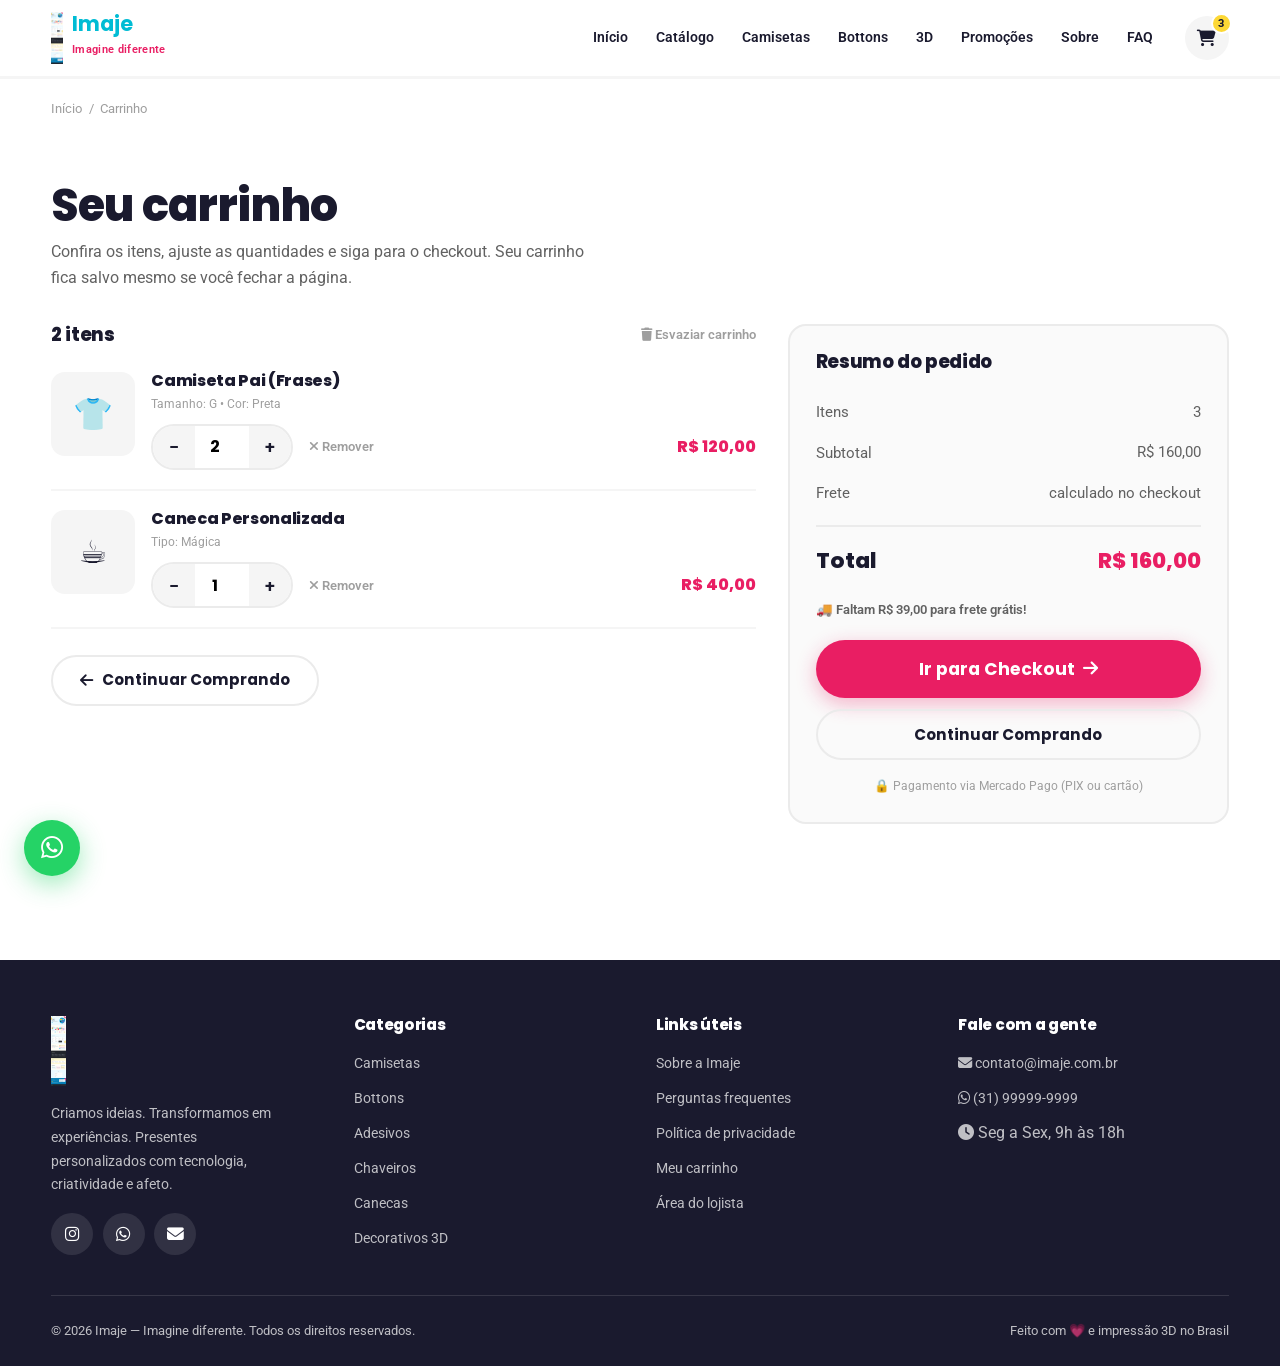
<file: carrinho.html>
<!DOCTYPE html>
<html lang="pt-BR">
<head>
<meta charset="UTF-8">
<meta name="viewport" content="width=device-width, initial-scale=1.0">
<title>Carrinho — Imaje | Imagine diferente</title>
<meta name="description" content="Seu carrinho de compras na Imaje.">
<link rel="icon" href="images/logo-imaje.png">
<link rel="preconnect" href="https://fonts.googleapis.com">
<link rel="preconnect" href="https://fonts.gstatic.com" crossorigin>
<link href="https://fonts.googleapis.com/css2?family=Poppins:wght@600;700;800;900&family=Roboto:wght@400;500;700&display=swap" rel="stylesheet">
<link rel="stylesheet" href="https://cdn.jsdelivr.net/npm/@fortawesome/fontawesome-free@6.4.0/css/all.min.css">
<link rel="stylesheet" href="css/style.css">
</head>
<body>

<header class="site-header">
  <div class="container header-inner">
    <a href="index.html" class="brand" aria-label="Imaje — página inicial">
      <img src="images/logo-imaje.png" alt="Logo Imaje">
      <span class="brand-text"><strong>Imaje</strong><span>Imagine diferente</span></span>
    </a>
    <nav class="main-nav" id="main-nav" aria-label="Navegação principal">
      <ul class="nav-list">
        <li><a href="index.html">Início</a></li>
        <li><a href="produtos.html">Catálogo</a></li>
        <li><a href="produtos.html?cat=Camisetas">Camisetas</a></li>
        <li><a href="produtos.html?cat=Bottons">Bottons</a></li>
        <li><a href="produtos.html?cat=Decorativos%203D">3D</a></li>
        <li><a href="produtos.html?cat=Promo%C3%A7%C3%B5es">Promoções</a></li>
        <li><a href="sobre.html">Sobre</a></li>
        <li><a href="faq.html">FAQ</a></li>
      </ul>
    </nav>
    <div class="header-actions">
      <a href="carrinho.html" class="icon-btn" aria-label="Ver carrinho">
        <i class="fa-solid fa-cart-shopping"></i>
        <span class="cart-count" data-cart-count>0</span>
      </a>
      <button class="icon-btn menu-toggle" id="menu-toggle" aria-label="Abrir menu" aria-expanded="false" aria-controls="main-nav">
        <i class="fa-solid fa-bars"></i>
      </button>
    </div>
  </div>
</header>

<main id="main-content">
  <div class="container">
    <nav class="breadcrumb" aria-label="Você está aqui">
      <a href="index.html">Início</a> <span>/</span> <span>Carrinho</span>
    </nav>
    <header class="page-head">
      <h1>Seu carrinho</h1>
      <p>Confira os itens, ajuste as quantidades e siga para o checkout. Seu carrinho fica salvo mesmo se você fechar a página.</p>
    </header>
  </div>

  <section class="section" style="padding-top:1rem" id="cart-section">
    <div class="container">
      <div class="cart-layout" id="cart-layout">
        <div id="cart-items">
          <div class="loading"><div class="spinner"></div>Carregando carrinho…</div>
        </div>
        <aside class="summary-box" id="cart-summary" aria-label="Resumo do pedido"></aside>
      </div>
    </div>
  </section>
</main>

<footer class="site-footer">
  <div class="container">
    <div class="footer-grid">
      <div class="footer-brand">
        <img src="images/logo-imaje.png" alt="Logo Imaje">
        <p>Criamos ideias. Transformamos em experiências. Presentes personalizados com tecnologia, criatividade e afeto.</p>
        <div class="social-row">
          <a href="https://instagram.com/imaje" class="social-btn" target="_blank" rel="noopener" aria-label="Instagram da Imaje"><i class="fa-brands fa-instagram"></i></a>
          <a href="#" data-wa-link class="social-btn wa" target="_blank" rel="noopener" aria-label="WhatsApp da Imaje"><i class="fa-brands fa-whatsapp"></i></a>
          <a href="mailto:contato@imaje.com.br" class="social-btn" aria-label="Enviar e-mail"><i class="fa-solid fa-envelope"></i></a>
        </div>
      </div>
      <div class="footer-col">
        <h4>Categorias</h4>
        <ul>
          <li><a href="produtos.html?cat=Camisetas">Camisetas</a></li>
          <li><a href="produtos.html?cat=Bottons">Bottons</a></li>
          <li><a href="produtos.html?cat=Adesivos">Adesivos</a></li>
          <li><a href="produtos.html?cat=Chaveiros">Chaveiros</a></li>
          <li><a href="produtos.html?cat=Canecas">Canecas</a></li>
          <li><a href="produtos.html?cat=Decorativos%203D">Decorativos 3D</a></li>
        </ul>
      </div>
      <div class="footer-col">
        <h4>Links úteis</h4>
        <ul>
          <li><a href="sobre.html">Sobre a Imaje</a></li>
          <li><a href="faq.html">Perguntas frequentes</a></li>
          <li><a href="privacidade.html">Política de privacidade</a></li>
          <li><a href="carrinho.html">Meu carrinho</a></li>
          <li><a href="admin.html">Área do lojista</a></li>
        </ul>
      </div>
      <div class="footer-col">
        <h4>Fale com a gente</h4>
        <ul>
          <li><a href="mailto:contato@imaje.com.br"><i class="fa-solid fa-envelope"></i> contato@imaje.com.br</a></li>
          <li><a href="#" data-wa-link target="_blank" rel="noopener"><i class="fa-brands fa-whatsapp"></i> (31) 99999-9999</a></li>
          <li><span><i class="fa-solid fa-clock"></i> Seg a Sex, 9h às 18h</span></li>
        </ul>
      </div>
    </div>
    <div class="footer-bottom">
      <span>© <span data-year>2026</span> Imaje — Imagine diferente. Todos os direitos reservados.</span>
      <span>Feito com 💗 e impressão 3D no Brasil</span>
    </div>
  </div>
</footer>

<a href="#" data-wa-link class="wa-float" target="_blank" rel="noopener" aria-label="Falar no WhatsApp"><i class="fa-brands fa-whatsapp"></i></a>

<script src="js/store.js"></script>
<script src="js/main.js"></script>
<script src="js/cart.js"></script>
</body>
</html>
</file>
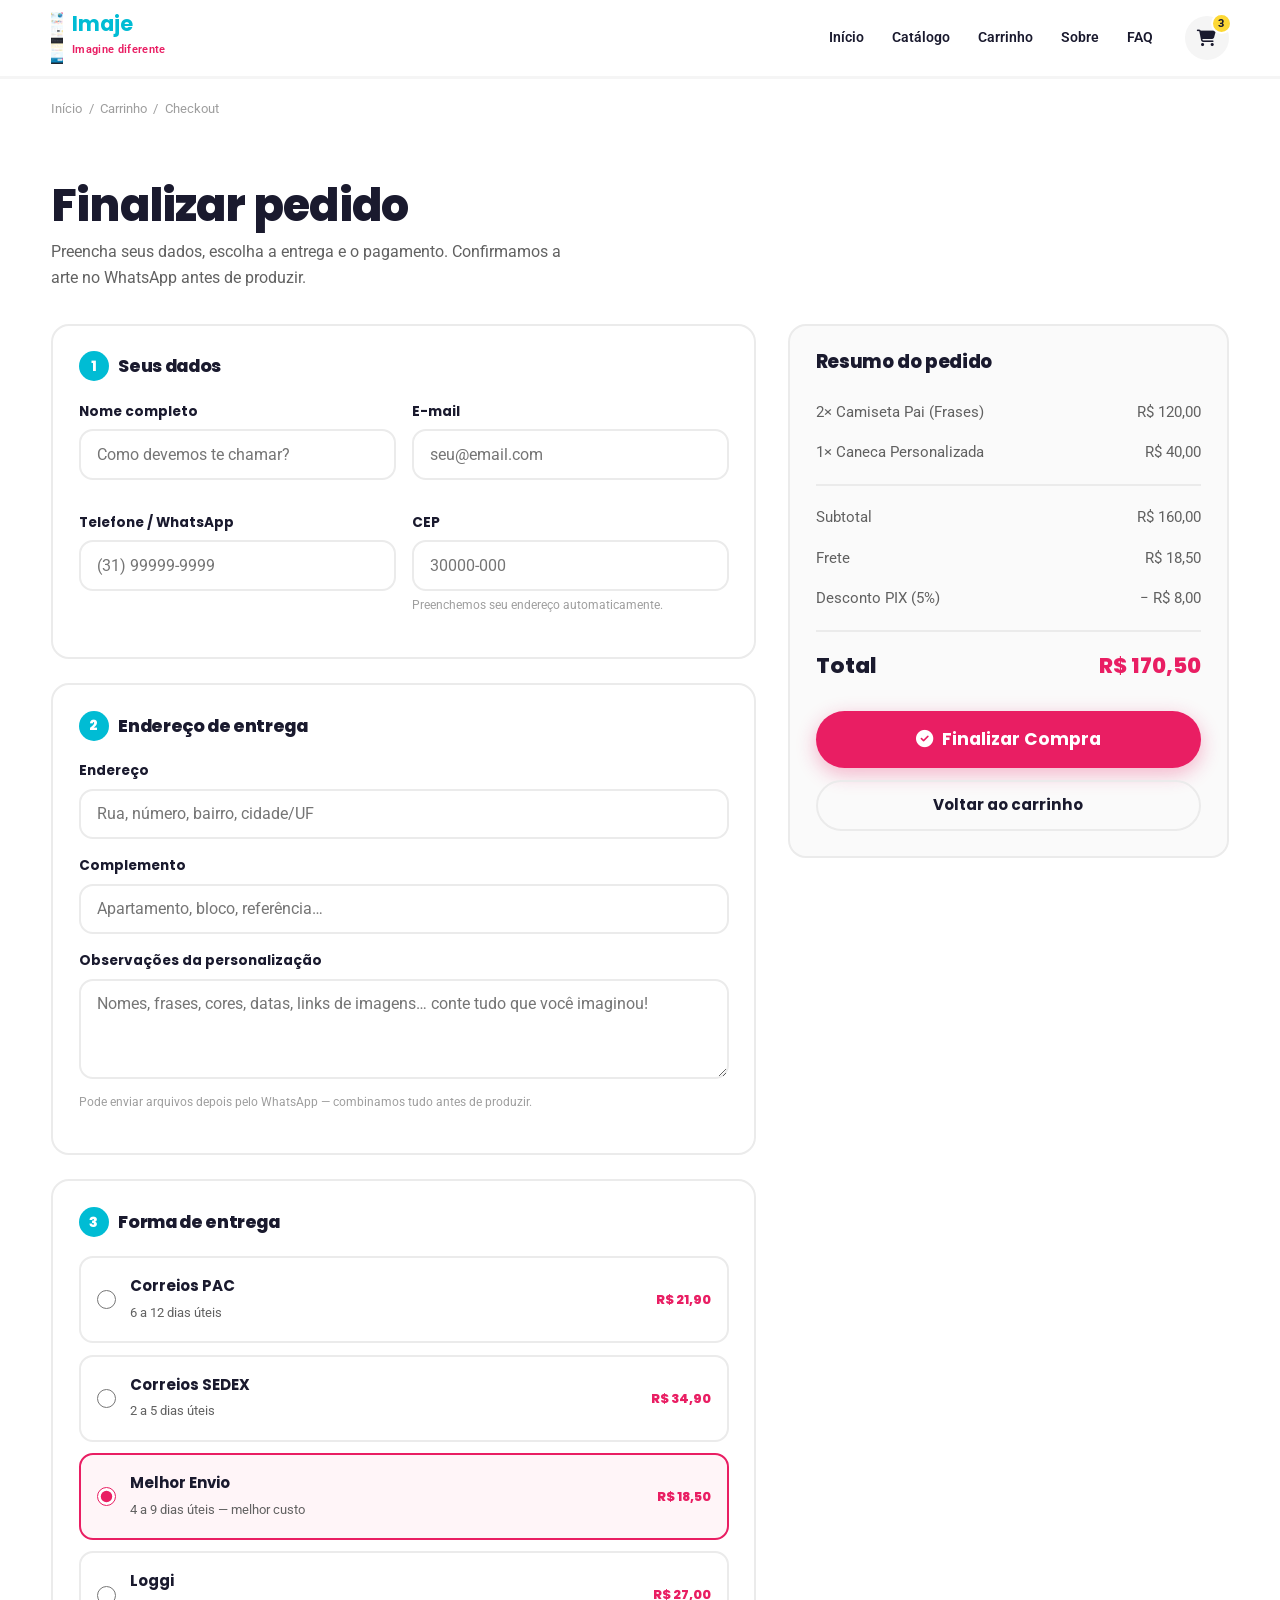
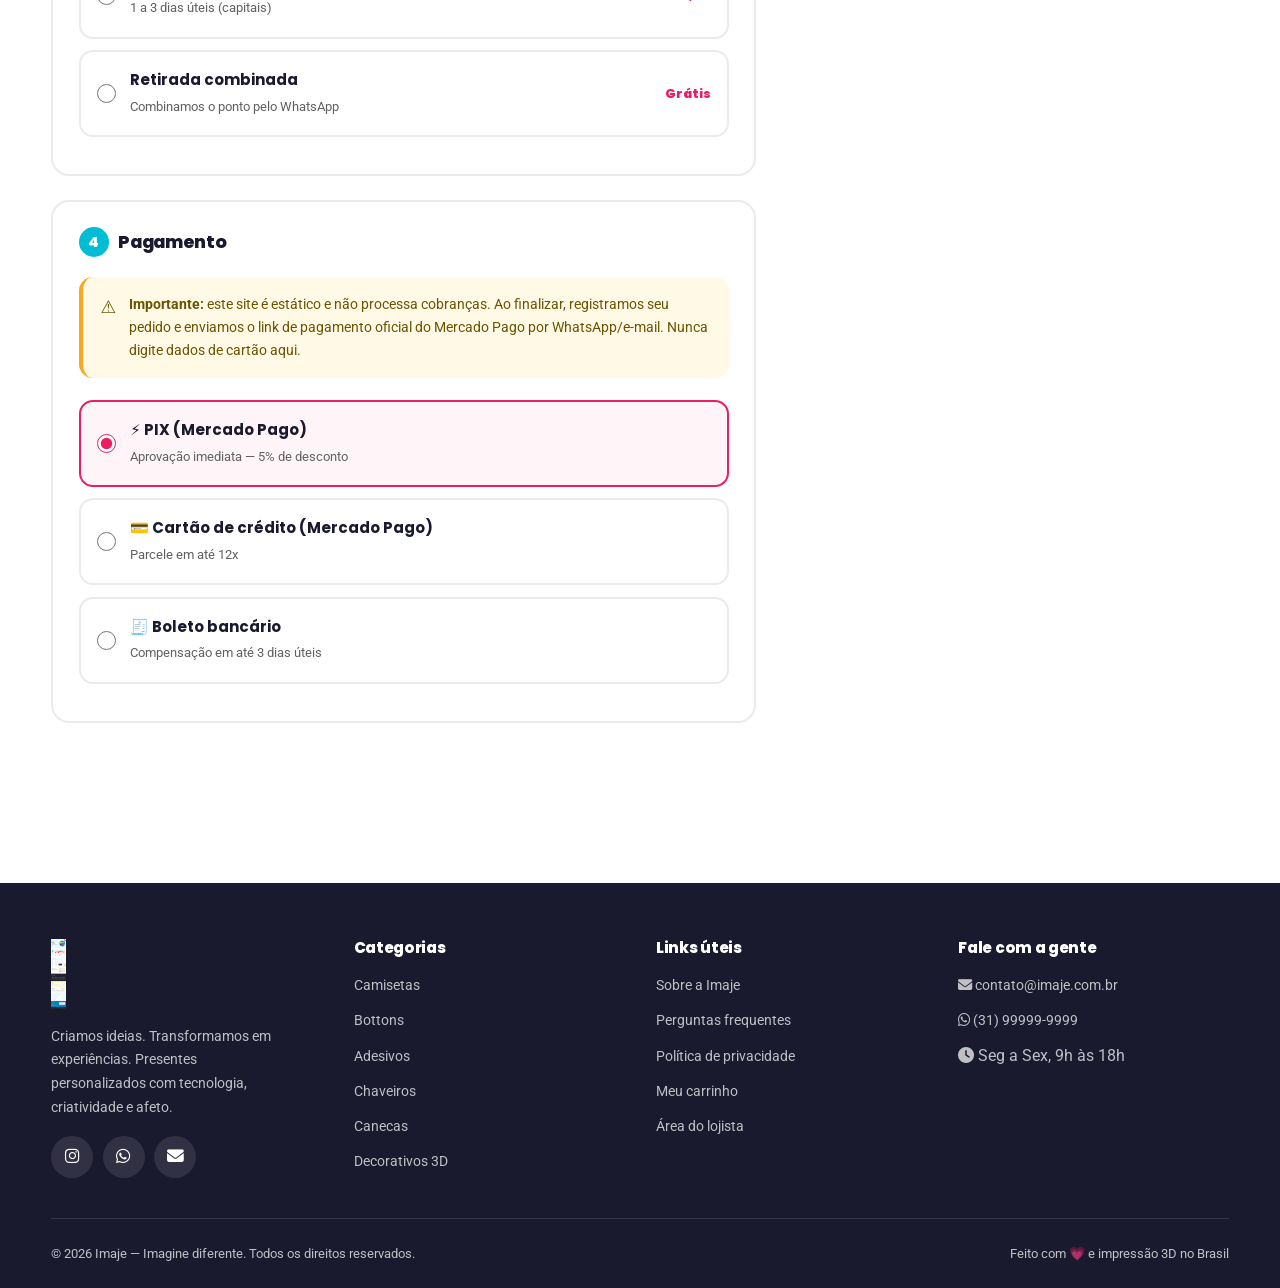
<file: checkout.html>
<!DOCTYPE html>
<html lang="pt-BR">
<head>
<meta charset="UTF-8">
<meta name="viewport" content="width=device-width, initial-scale=1.0">
<title>Checkout — Imaje | Imagine diferente</title>
<meta name="description" content="Finalize seu pedido personalizado na Imaje.">
<link rel="icon" href="images/logo-imaje.png">
<link rel="preconnect" href="https://fonts.googleapis.com">
<link rel="preconnect" href="https://fonts.gstatic.com" crossorigin>
<link href="https://fonts.googleapis.com/css2?family=Poppins:wght@600;700;800;900&family=Roboto:wght@400;500;700&display=swap" rel="stylesheet">
<link rel="stylesheet" href="https://cdn.jsdelivr.net/npm/@fortawesome/fontawesome-free@6.4.0/css/all.min.css">
<link rel="stylesheet" href="css/style.css">
</head>
<body>

<header class="site-header">
  <div class="container header-inner">
    <a href="index.html" class="brand" aria-label="Imaje — página inicial">
      <img src="images/logo-imaje.png" alt="Logo Imaje">
      <span class="brand-text"><strong>Imaje</strong><span>Imagine diferente</span></span>
    </a>
    <nav class="main-nav" id="main-nav" aria-label="Navegação principal">
      <ul class="nav-list">
        <li><a href="index.html">Início</a></li>
        <li><a href="produtos.html">Catálogo</a></li>
        <li><a href="carrinho.html">Carrinho</a></li>
        <li><a href="sobre.html">Sobre</a></li>
        <li><a href="faq.html">FAQ</a></li>
      </ul>
    </nav>
    <div class="header-actions">
      <a href="carrinho.html" class="icon-btn" aria-label="Ver carrinho">
        <i class="fa-solid fa-cart-shopping"></i>
        <span class="cart-count" data-cart-count>0</span>
      </a>
      <button class="icon-btn menu-toggle" id="menu-toggle" aria-label="Abrir menu" aria-expanded="false" aria-controls="main-nav">
        <i class="fa-solid fa-bars"></i>
      </button>
    </div>
  </div>
</header>

<main id="main-content">
  <div class="container">
    <nav class="breadcrumb" aria-label="Você está aqui">
      <a href="index.html">Início</a> <span>/</span> <a href="carrinho.html">Carrinho</a> <span>/</span> <span>Checkout</span>
    </nav>
    <header class="page-head">
      <h1>Finalizar pedido</h1>
      <p>Preencha seus dados, escolha a entrega e o pagamento. Confirmamos a arte no WhatsApp antes de produzir.</p>
    </header>
  </div>

  <section class="section" style="padding-top:1rem" id="checkout-section">
    <div class="container">
      <div id="checkout-empty" hidden>
        <div class="empty-state">
          <div class="e-ic">🛒</div>
          <h3>Seu carrinho está vazio</h3>
          <p>Adicione produtos antes de finalizar o pedido.</p>
          <p style="margin-top:1.4rem"><a href="produtos.html" class="btn btn-pink btn-lg">Explorar catálogo</a></p>
        </div>
      </div>

      <form class="cart-layout" id="checkout-form" novalidate>
        <div>
          <!-- Dados -->
          <section class="fieldset-card">
            <h3><span class="n">1</span> Seus dados</h3>
            <div class="form-grid">
              <div class="form-field">
                <label for="ck-name">Nome completo</label>
                <input type="text" id="ck-name" name="name" autocomplete="name" placeholder="Como devemos te chamar?">
              </div>
              <div class="form-field">
                <label for="ck-email">E-mail</label>
                <input type="email" id="ck-email" name="email" autocomplete="email" placeholder="seu@email.com">
              </div>
              <div class="form-field">
                <label for="ck-phone">Telefone / WhatsApp</label>
                <input type="tel" id="ck-phone" name="phone" autocomplete="tel" placeholder="(31) 99999-9999">
              </div>
              <div class="form-field">
                <label for="ck-cep">CEP</label>
                <input type="text" id="ck-cep" name="cep" autocomplete="postal-code" placeholder="30000-000">
                <p class="form-hint">Preenchemos seu endereço automaticamente.</p>
              </div>
            </div>
          </section>

          <!-- Endereço -->
          <section class="fieldset-card">
            <h3><span class="n">2</span> Endereço de entrega</h3>
            <div class="form-field full">
              <label for="ck-address">Endereço</label>
              <input type="text" id="ck-address" name="address" autocomplete="street-address" placeholder="Rua, número, bairro, cidade/UF">
            </div>
            <div class="form-field full">
              <label for="ck-complement">Complemento</label>
              <input type="text" id="ck-complement" name="complement" placeholder="Apartamento, bloco, referência…">
            </div>
            <div class="form-field full">
              <label for="ck-notes">Observações da personalização</label>
              <textarea id="ck-notes" name="notes" placeholder="Nomes, frases, cores, datas, links de imagens… conte tudo que você imaginou!"></textarea>
              <p class="form-hint">Pode enviar arquivos depois pelo WhatsApp — combinamos tudo antes de produzir.</p>
            </div>
          </section>

          <!-- Entrega -->
          <section class="fieldset-card">
            <h3><span class="n">3</span> Forma de entrega</h3>
            <div id="shipping-options"></div>
          </section>

          <!-- Pagamento -->
          <section class="fieldset-card">
            <h3><span class="n">4</span> Pagamento</h3>
            <aside class="notice">
              <span class="n-ic">⚠️</span>
              <span><strong>Importante:</strong> este site é estático e não processa cobranças. Ao finalizar, registramos seu pedido e enviamos o link de pagamento oficial do Mercado Pago por WhatsApp/e-mail. Nunca digite dados de cartão aqui.</span>
            </aside>
            <div id="payment-options"></div>
          </section>
        </div>

        <!-- Resumo -->
        <aside class="summary-box" id="checkout-summary" aria-label="Resumo do pedido"></aside>
      </form>
    </div>
  </section>
</main>

<footer class="site-footer">
  <div class="container">
    <div class="footer-grid">
      <div class="footer-brand">
        <img src="images/logo-imaje.png" alt="Logo Imaje">
        <p>Criamos ideias. Transformamos em experiências. Presentes personalizados com tecnologia, criatividade e afeto.</p>
        <div class="social-row">
          <a href="https://instagram.com/imaje" class="social-btn" target="_blank" rel="noopener" aria-label="Instagram da Imaje"><i class="fa-brands fa-instagram"></i></a>
          <a href="#" data-wa-link class="social-btn wa" target="_blank" rel="noopener" aria-label="WhatsApp da Imaje"><i class="fa-brands fa-whatsapp"></i></a>
          <a href="mailto:contato@imaje.com.br" class="social-btn" aria-label="Enviar e-mail"><i class="fa-solid fa-envelope"></i></a>
        </div>
      </div>
      <div class="footer-col">
        <h4>Categorias</h4>
        <ul>
          <li><a href="produtos.html?cat=Camisetas">Camisetas</a></li>
          <li><a href="produtos.html?cat=Bottons">Bottons</a></li>
          <li><a href="produtos.html?cat=Adesivos">Adesivos</a></li>
          <li><a href="produtos.html?cat=Chaveiros">Chaveiros</a></li>
          <li><a href="produtos.html?cat=Canecas">Canecas</a></li>
          <li><a href="produtos.html?cat=Decorativos%203D">Decorativos 3D</a></li>
        </ul>
      </div>
      <div class="footer-col">
        <h4>Links úteis</h4>
        <ul>
          <li><a href="sobre.html">Sobre a Imaje</a></li>
          <li><a href="faq.html">Perguntas frequentes</a></li>
          <li><a href="privacidade.html">Política de privacidade</a></li>
          <li><a href="carrinho.html">Meu carrinho</a></li>
          <li><a href="admin.html">Área do lojista</a></li>
        </ul>
      </div>
      <div class="footer-col">
        <h4>Fale com a gente</h4>
        <ul>
          <li><a href="mailto:contato@imaje.com.br"><i class="fa-solid fa-envelope"></i> contato@imaje.com.br</a></li>
          <li><a href="#" data-wa-link target="_blank" rel="noopener"><i class="fa-brands fa-whatsapp"></i> (31) 99999-9999</a></li>
          <li><span><i class="fa-solid fa-clock"></i> Seg a Sex, 9h às 18h</span></li>
        </ul>
      </div>
    </div>
    <div class="footer-bottom">
      <span>© <span data-year>2026</span> Imaje — Imagine diferente. Todos os direitos reservados.</span>
      <span>Feito com 💗 e impressão 3D no Brasil</span>
    </div>
  </div>
</footer>

<script src="js/store.js"></script>
<script src="js/main.js"></script>
<script src="js/checkout.js"></script>
</body>
</html>
</file>
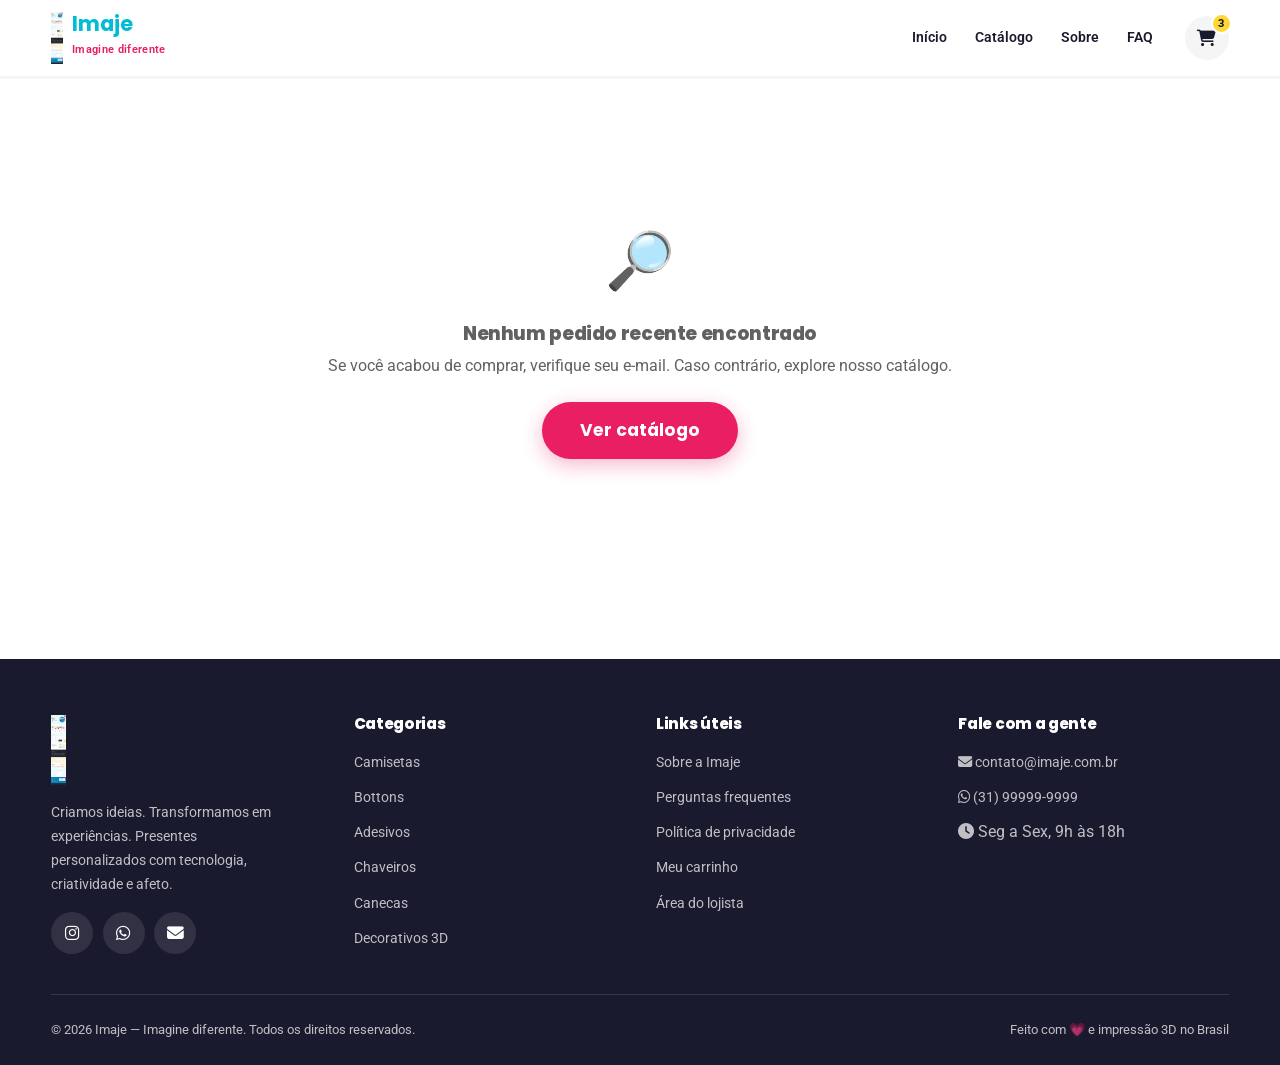
<file: confirmacao.html>
<!DOCTYPE html>
<html lang="pt-BR">
<head>
<meta charset="UTF-8">
<meta name="viewport" content="width=device-width, initial-scale=1.0">
<title>Pedido confirmado — Imaje | Imagine diferente</title>
<meta name="description" content="Pedido registrado com sucesso na Imaje.">
<link rel="icon" href="images/logo-imaje.png">
<link rel="preconnect" href="https://fonts.googleapis.com">
<link rel="preconnect" href="https://fonts.gstatic.com" crossorigin>
<link href="https://fonts.googleapis.com/css2?family=Poppins:wght@600;700;800;900&family=Roboto:wght@400;500;700&display=swap" rel="stylesheet">
<link rel="stylesheet" href="https://cdn.jsdelivr.net/npm/@fortawesome/fontawesome-free@6.4.0/css/all.min.css">
<link rel="stylesheet" href="css/style.css">
</head>
<body>

<header class="site-header">
  <div class="container header-inner">
    <a href="index.html" class="brand" aria-label="Imaje — página inicial">
      <img src="images/logo-imaje.png" alt="Logo Imaje">
      <span class="brand-text"><strong>Imaje</strong><span>Imagine diferente</span></span>
    </a>
    <nav class="main-nav" id="main-nav" aria-label="Navegação principal">
      <ul class="nav-list">
        <li><a href="index.html">Início</a></li>
        <li><a href="produtos.html">Catálogo</a></li>
        <li><a href="sobre.html">Sobre</a></li>
        <li><a href="faq.html">FAQ</a></li>
      </ul>
    </nav>
    <div class="header-actions">
      <a href="carrinho.html" class="icon-btn" aria-label="Ver carrinho">
        <i class="fa-solid fa-cart-shopping"></i>
        <span class="cart-count" data-cart-count>0</span>
      </a>
      <button class="icon-btn menu-toggle" id="menu-toggle" aria-label="Abrir menu" aria-expanded="false" aria-controls="main-nav">
        <i class="fa-solid fa-bars"></i>
      </button>
    </div>
  </div>
</header>

<main id="main-content">
  <section class="section" id="confirmation-section">
    <div class="container">
      <div id="confirm-root">
        <div class="loading"><div class="spinner"></div>Carregando seu pedido…</div>
      </div>
    </div>
  </section>
</main>

<footer class="site-footer">
  <div class="container">
    <div class="footer-grid">
      <div class="footer-brand">
        <img src="images/logo-imaje.png" alt="Logo Imaje">
        <p>Criamos ideias. Transformamos em experiências. Presentes personalizados com tecnologia, criatividade e afeto.</p>
        <div class="social-row">
          <a href="https://instagram.com/imaje" class="social-btn" target="_blank" rel="noopener" aria-label="Instagram da Imaje"><i class="fa-brands fa-instagram"></i></a>
          <a href="#" data-wa-link class="social-btn wa" target="_blank" rel="noopener" aria-label="WhatsApp da Imaje"><i class="fa-brands fa-whatsapp"></i></a>
          <a href="mailto:contato@imaje.com.br" class="social-btn" aria-label="Enviar e-mail"><i class="fa-solid fa-envelope"></i></a>
        </div>
      </div>
      <div class="footer-col">
        <h4>Categorias</h4>
        <ul>
          <li><a href="produtos.html?cat=Camisetas">Camisetas</a></li>
          <li><a href="produtos.html?cat=Bottons">Bottons</a></li>
          <li><a href="produtos.html?cat=Adesivos">Adesivos</a></li>
          <li><a href="produtos.html?cat=Chaveiros">Chaveiros</a></li>
          <li><a href="produtos.html?cat=Canecas">Canecas</a></li>
          <li><a href="produtos.html?cat=Decorativos%203D">Decorativos 3D</a></li>
        </ul>
      </div>
      <div class="footer-col">
        <h4>Links úteis</h4>
        <ul>
          <li><a href="sobre.html">Sobre a Imaje</a></li>
          <li><a href="faq.html">Perguntas frequentes</a></li>
          <li><a href="privacidade.html">Política de privacidade</a></li>
          <li><a href="carrinho.html">Meu carrinho</a></li>
          <li><a href="admin.html">Área do lojista</a></li>
        </ul>
      </div>
      <div class="footer-col">
        <h4>Fale com a gente</h4>
        <ul>
          <li><a href="mailto:contato@imaje.com.br"><i class="fa-solid fa-envelope"></i> contato@imaje.com.br</a></li>
          <li><a href="#" data-wa-link target="_blank" rel="noopener"><i class="fa-brands fa-whatsapp"></i> (31) 99999-9999</a></li>
          <li><span><i class="fa-solid fa-clock"></i> Seg a Sex, 9h às 18h</span></li>
        </ul>
      </div>
    </div>
    <div class="footer-bottom">
      <span>© <span data-year>2026</span> Imaje — Imagine diferente. Todos os direitos reservados.</span>
      <span>Feito com 💗 e impressão 3D no Brasil</span>
    </div>
  </div>
</footer>

<script src="js/store.js"></script>
<script src="js/main.js"></script>
<script src="js/confirm.js"></script>
</body>
</html>
</file>
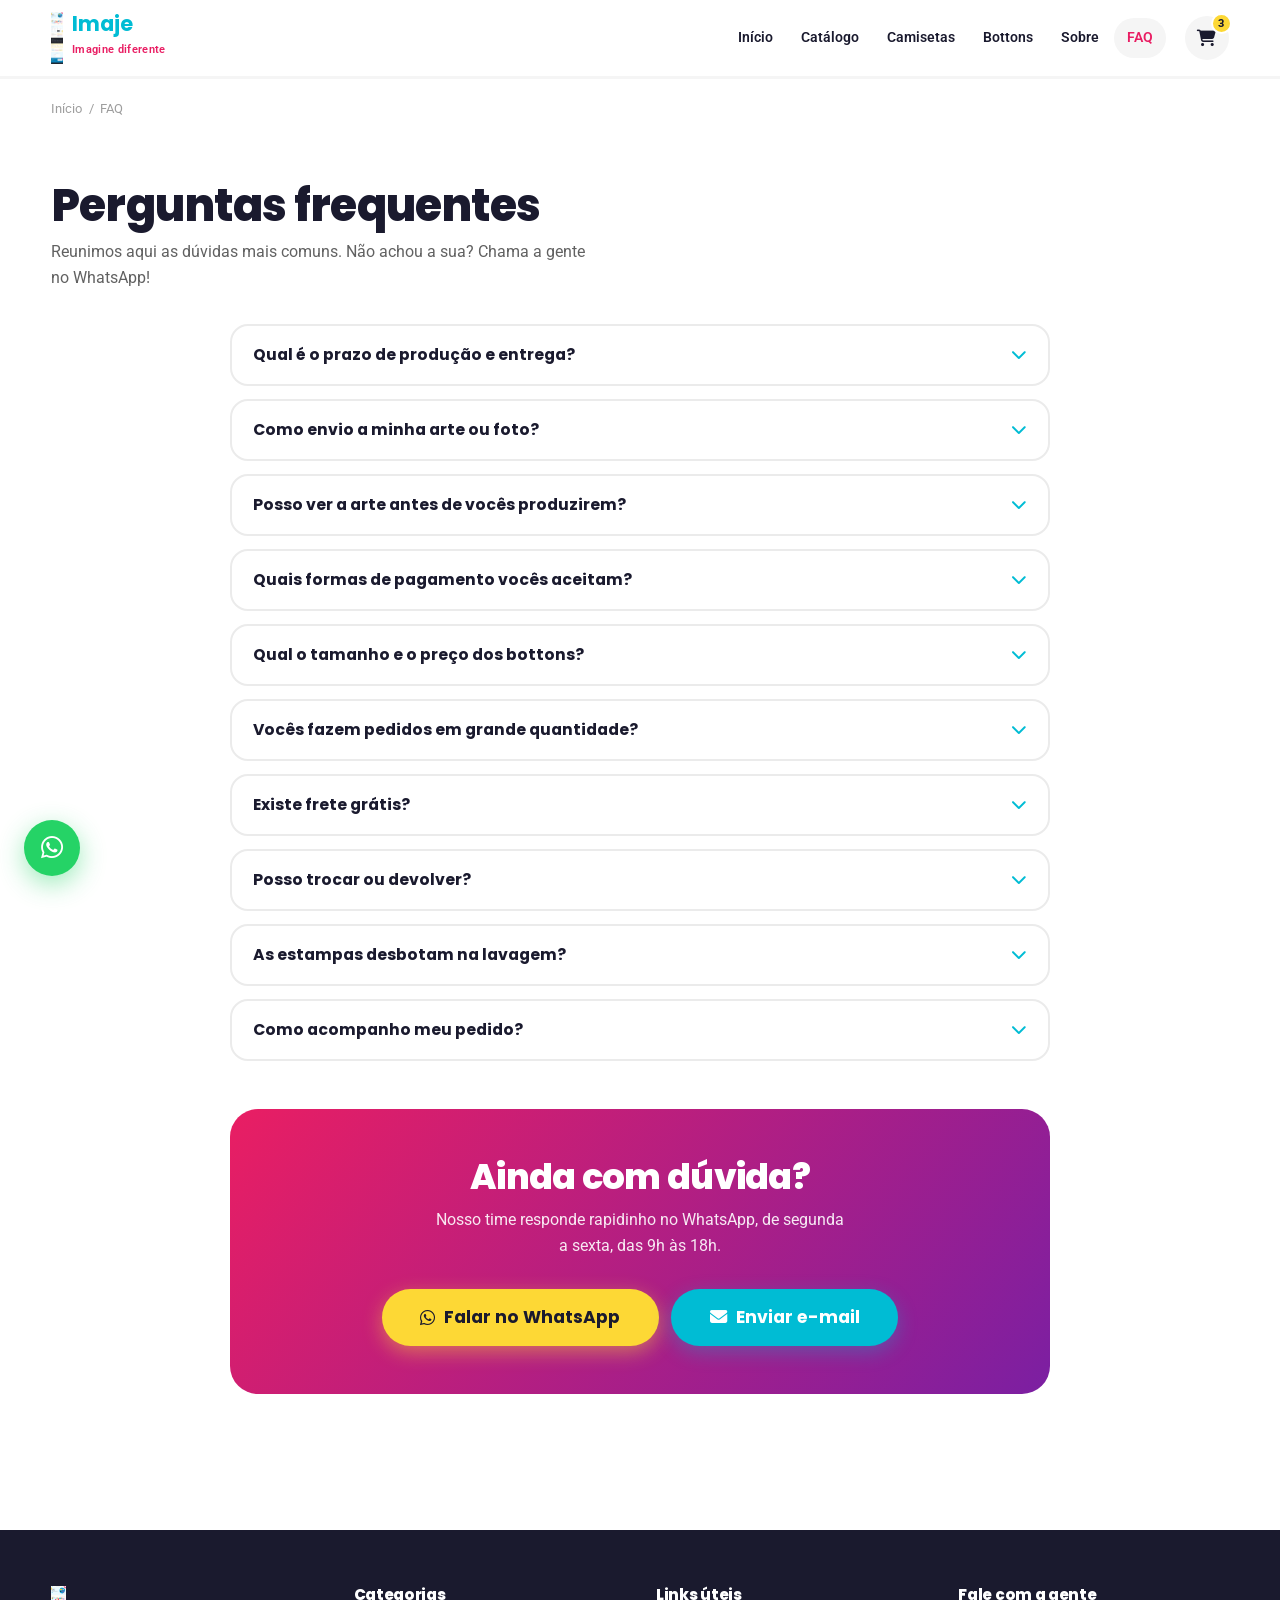
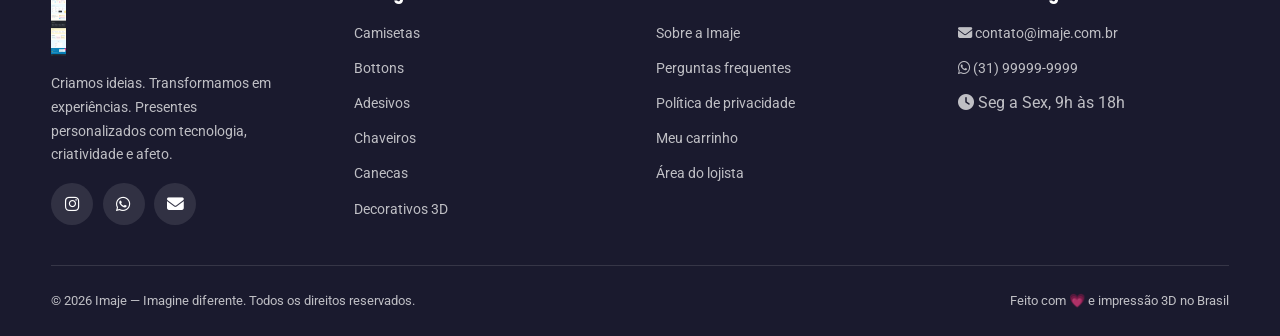
<file: faq.html>
<!DOCTYPE html>
<html lang="pt-BR">
<head>
<meta charset="UTF-8">
<meta name="viewport" content="width=device-width, initial-scale=1.0">
<title>Perguntas frequentes — Imaje</title>
<meta name="description" content="Dúvidas sobre prazos, personalização, frete e pagamento na Imaje.">
<link rel="icon" href="images/logo-imaje.png">
<link rel="preconnect" href="https://fonts.googleapis.com">
<link rel="preconnect" href="https://fonts.gstatic.com" crossorigin>
<link href="https://fonts.googleapis.com/css2?family=Poppins:wght@600;700;800;900&family=Roboto:wght@400;500;700&display=swap" rel="stylesheet">
<link rel="stylesheet" href="https://cdn.jsdelivr.net/npm/@fortawesome/fontawesome-free@6.4.0/css/all.min.css">
<link rel="stylesheet" href="css/style.css">
</head>
<body>

<header class="site-header">
  <div class="container header-inner">
    <a href="index.html" class="brand" aria-label="Imaje — página inicial">
      <img src="images/logo-imaje.png" alt="Logo Imaje">
      <span class="brand-text"><strong>Imaje</strong><span>Imagine diferente</span></span>
    </a>
    <nav class="main-nav" id="main-nav" aria-label="Navegação principal">
      <ul class="nav-list">
        <li><a href="index.html">Início</a></li>
        <li><a href="produtos.html">Catálogo</a></li>
        <li><a href="produtos.html?cat=Camisetas">Camisetas</a></li>
        <li><a href="produtos.html?cat=Bottons">Bottons</a></li>
        <li><a href="sobre.html">Sobre</a></li>
        <li><a href="faq.html" class="active">FAQ</a></li>
      </ul>
    </nav>
    <div class="header-actions">
      <a href="carrinho.html" class="icon-btn" aria-label="Ver carrinho">
        <i class="fa-solid fa-cart-shopping"></i>
        <span class="cart-count" data-cart-count>0</span>
      </a>
      <button class="icon-btn menu-toggle" id="menu-toggle" aria-label="Abrir menu" aria-expanded="false" aria-controls="main-nav">
        <i class="fa-solid fa-bars"></i>
      </button>
    </div>
  </div>
</header>

<main id="main-content">
  <div class="container">
    <nav class="breadcrumb" aria-label="Você está aqui">
      <a href="index.html">Início</a> <span>/</span> <span>FAQ</span>
    </nav>
    <header class="page-head">
      <h1>Perguntas frequentes</h1>
      <p>Reunimos aqui as dúvidas mais comuns. Não achou a sua? Chama a gente no WhatsApp!</p>
    </header>
  </div>

  <section class="section" style="padding-top:1rem" id="faq-section">
    <div class="container" style="max-width:820px">

      <article class="faq-item">
        <button class="faq-q" type="button" aria-expanded="false">Qual é o prazo de produção e entrega? <span class="chev"><i class="fa-solid fa-chevron-down"></i></span></button>
        <div class="faq-a"><p>A produção leva de <strong>3 a 7 dias úteis</strong> após a aprovação da arte e a confirmação do pagamento. O prazo de entrega depende da transportadora escolhida: Loggi de 1 a 3 dias úteis, SEDEX de 2 a 5, Melhor Envio de 4 a 9 e PAC de 6 a 12 dias úteis.</p></div>
      </article>

      <article class="faq-item">
        <button class="faq-q" type="button" aria-expanded="false">Como envio a minha arte ou foto? <span class="chev"><i class="fa-solid fa-chevron-down"></i></span></button>
        <div class="faq-a"><p>Você pode descrever tudo no campo de observações do produto ou do checkout. Depois do pedido, nós entramos em contato pelo WhatsApp e você envia os arquivos por lá. Aceitamos JPG, PNG, PDF, SVG e AI. Para melhor resultado, envie imagens com no mínimo 1500 px de largura.</p></div>
      </article>

      <article class="faq-item">
        <button class="faq-q" type="button" aria-expanded="false">Posso ver a arte antes de vocês produzirem? <span class="chev"><i class="fa-solid fa-chevron-down"></i></span></button>
        <div class="faq-a"><p>Sim, sempre! Enviamos uma prévia digital pelo WhatsApp e só colocamos na produção depois do seu "pode ir". Você pode pedir ajustes de cor, posição e texto sem custo adicional.</p></div>
      </article>

      <article class="faq-item">
        <button class="faq-q" type="button" aria-expanded="false">Quais formas de pagamento vocês aceitam? <span class="chev"><i class="fa-solid fa-chevron-down"></i></span></button>
        <div class="faq-a"><p>Trabalhamos com Mercado Pago: <strong>PIX</strong> (com 5% de desconto), <strong>cartão de crédito</strong> em até 12x e <strong>boleto bancário</strong>. Após finalizar o pedido no site, enviamos o link oficial de pagamento por WhatsApp ou e-mail. Nunca pedimos dados de cartão por mensagem.</p></div>
      </article>

      <article class="faq-item">
        <button class="faq-q" type="button" aria-expanded="false">Qual o tamanho e o preço dos bottons? <span class="chev"><i class="fa-solid fa-chevron-down"></i></span></button>
        <div class="faq-a"><p>Temos três tamanhos: <strong>25 mm por R$ 5,00</strong>, <strong>32 mm por R$ 7,00</strong> e <strong>58 mm por R$ 10,00</strong>. Bottons com ilustração personalizada (seu rosto, nome ou arte exclusiva) saem a partir de R$ 15,00. Temos promoções frequentes para kits.</p></div>
      </article>

      <article class="faq-item">
        <button class="faq-q" type="button" aria-expanded="false">Vocês fazem pedidos em grande quantidade? <span class="chev"><i class="fa-solid fa-chevron-down"></i></span></button>
        <div class="faq-a"><p>Fazemos sim! Atendemos eventos, igrejas, empresas, formaturas e festas. Para lotes acima de 20 peças temos preços especiais. Use a categoria <a href="produtos.html?cat=Personalizados">Personalizados</a> ou fale direto no WhatsApp para um orçamento sem compromisso.</p></div>
      </article>

      <article class="faq-item">
        <button class="faq-q" type="button" aria-expanded="false">Existe frete grátis? <span class="chev"><i class="fa-solid fa-chevron-down"></i></span></button>
        <div class="faq-a"><p>Sim! Pedidos acima de <strong>R$ 199,00</strong> têm frete grátis para todo o Brasil. O desconto é aplicado automaticamente no checkout.</p></div>
      </article>

      <article class="faq-item">
        <button class="faq-q" type="button" aria-expanded="false">Posso trocar ou devolver? <span class="chev"><i class="fa-solid fa-chevron-down"></i></span></button>
        <div class="faq-a"><p>Produtos personalizados são feitos exclusivamente para você, por isso não aceitamos devolução por arrependimento. Mas se houver <strong>defeito de fabricação, erro na arte aprovada ou dano no transporte</strong>, refazemos sua peça sem custo. Basta nos avisar em até 7 dias após o recebimento, com fotos.</p></div>
      </article>

      <article class="faq-item">
        <button class="faq-q" type="button" aria-expanded="false">As estampas desbotam na lavagem? <span class="chev"><i class="fa-solid fa-chevron-down"></i></span></button>
        <div class="faq-a"><p>Não, se os cuidados forem seguidos: lave do avesso, com água fria, sem alvejante e sem passar ferro diretamente sobre a estampa. Nossas camisetas em sublimação e serigrafia suportam bem o uso diário.</p></div>
      </article>

      <article class="faq-item">
        <button class="faq-q" type="button" aria-expanded="false">Como acompanho meu pedido? <span class="chev"><i class="fa-solid fa-chevron-down"></i></span></button>
        <div class="faq-a"><p>Você recebe o <strong>número do pedido</strong> na tela de confirmação e por e-mail. Assim que postamos, enviamos o código de rastreamento por e-mail e WhatsApp. Também pode perguntar diretamente pelo WhatsApp informando o número do pedido.</p></div>
      </article>

      <div class="newsletter" style="margin-top:3rem">
        <h2>Ainda com dúvida?</h2>
        <p>Nosso time responde rapidinho no WhatsApp, de segunda a sexta, das 9h às 18h.</p>
        <div style="display:flex;gap:.8rem;flex-wrap:wrap;justify-content:center">
          <a href="#" data-wa-link target="_blank" rel="noopener" class="btn btn-yellow btn-lg"><i class="fa-brands fa-whatsapp"></i> Falar no WhatsApp</a>
          <a href="mailto:contato@imaje.com.br" class="btn btn-cyan btn-lg"><i class="fa-solid fa-envelope"></i> Enviar e-mail</a>
        </div>
      </div>

    </div>
  </section>
</main>

<footer class="site-footer">
  <div class="container">
    <div class="footer-grid">
      <div class="footer-brand">
        <img src="images/logo-imaje.png" alt="Logo Imaje">
        <p>Criamos ideias. Transformamos em experiências. Presentes personalizados com tecnologia, criatividade e afeto.</p>
        <div class="social-row">
          <a href="https://instagram.com/imaje" class="social-btn" target="_blank" rel="noopener" aria-label="Instagram da Imaje"><i class="fa-brands fa-instagram"></i></a>
          <a href="#" data-wa-link class="social-btn wa" target="_blank" rel="noopener" aria-label="WhatsApp da Imaje"><i class="fa-brands fa-whatsapp"></i></a>
          <a href="mailto:contato@imaje.com.br" class="social-btn" aria-label="Enviar e-mail"><i class="fa-solid fa-envelope"></i></a>
        </div>
      </div>
      <div class="footer-col">
        <h4>Categorias</h4>
        <ul>
          <li><a href="produtos.html?cat=Camisetas">Camisetas</a></li>
          <li><a href="produtos.html?cat=Bottons">Bottons</a></li>
          <li><a href="produtos.html?cat=Adesivos">Adesivos</a></li>
          <li><a href="produtos.html?cat=Chaveiros">Chaveiros</a></li>
          <li><a href="produtos.html?cat=Canecas">Canecas</a></li>
          <li><a href="produtos.html?cat=Decorativos%203D">Decorativos 3D</a></li>
        </ul>
      </div>
      <div class="footer-col">
        <h4>Links úteis</h4>
        <ul>
          <li><a href="sobre.html">Sobre a Imaje</a></li>
          <li><a href="faq.html">Perguntas frequentes</a></li>
          <li><a href="privacidade.html">Política de privacidade</a></li>
          <li><a href="carrinho.html">Meu carrinho</a></li>
          <li><a href="admin.html">Área do lojista</a></li>
        </ul>
      </div>
      <div class="footer-col">
        <h4>Fale com a gente</h4>
        <ul>
          <li><a href="mailto:contato@imaje.com.br"><i class="fa-solid fa-envelope"></i> contato@imaje.com.br</a></li>
          <li><a href="#" data-wa-link target="_blank" rel="noopener"><i class="fa-brands fa-whatsapp"></i> (31) 99999-9999</a></li>
          <li><span><i class="fa-solid fa-clock"></i> Seg a Sex, 9h às 18h</span></li>
        </ul>
      </div>
    </div>
    <div class="footer-bottom">
      <span>© <span data-year>2026</span> Imaje — Imagine diferente. Todos os direitos reservados.</span>
      <span>Feito com 💗 e impressão 3D no Brasil</span>
    </div>
  </div>
</footer>

<a href="#" data-wa-link class="wa-float" target="_blank" rel="noopener" aria-label="Falar no WhatsApp"><i class="fa-brands fa-whatsapp"></i></a>

<script src="js/store.js"></script>
<script src="js/main.js"></script>
</body>
</html>
</file>
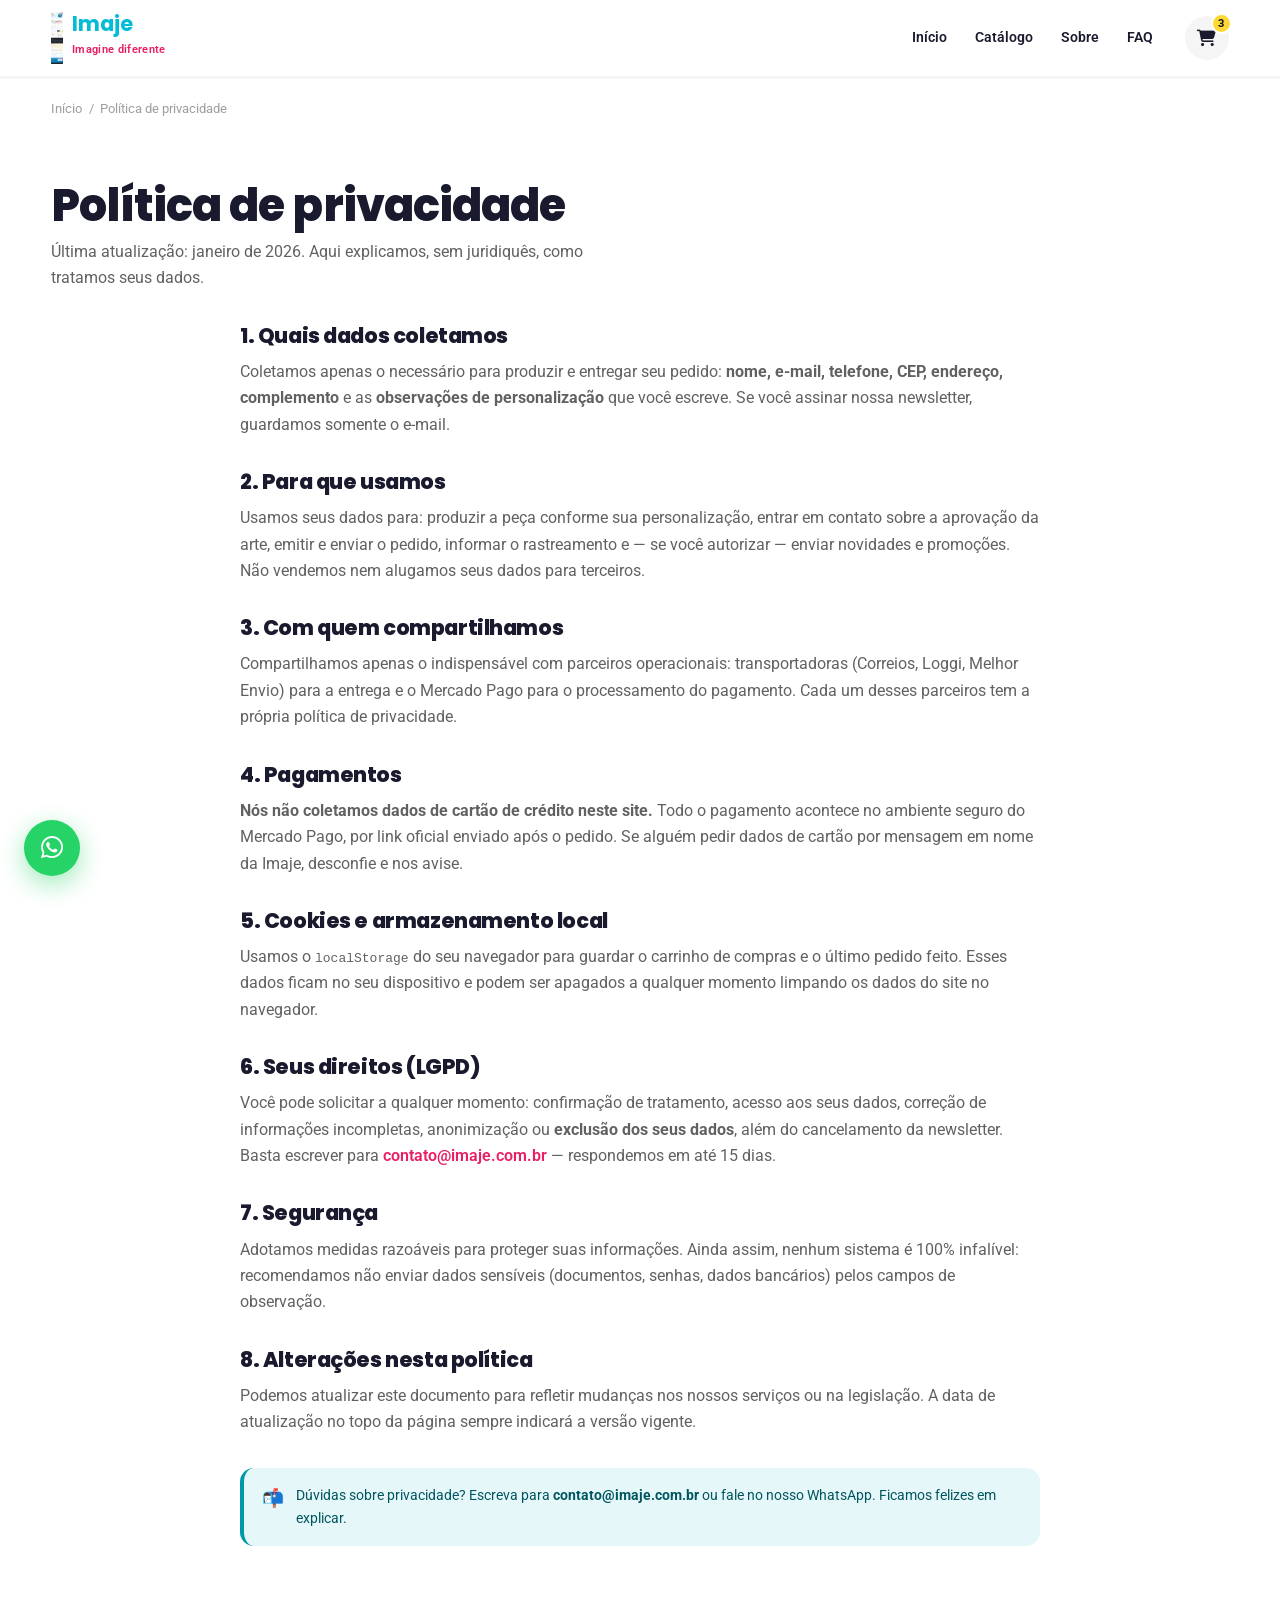
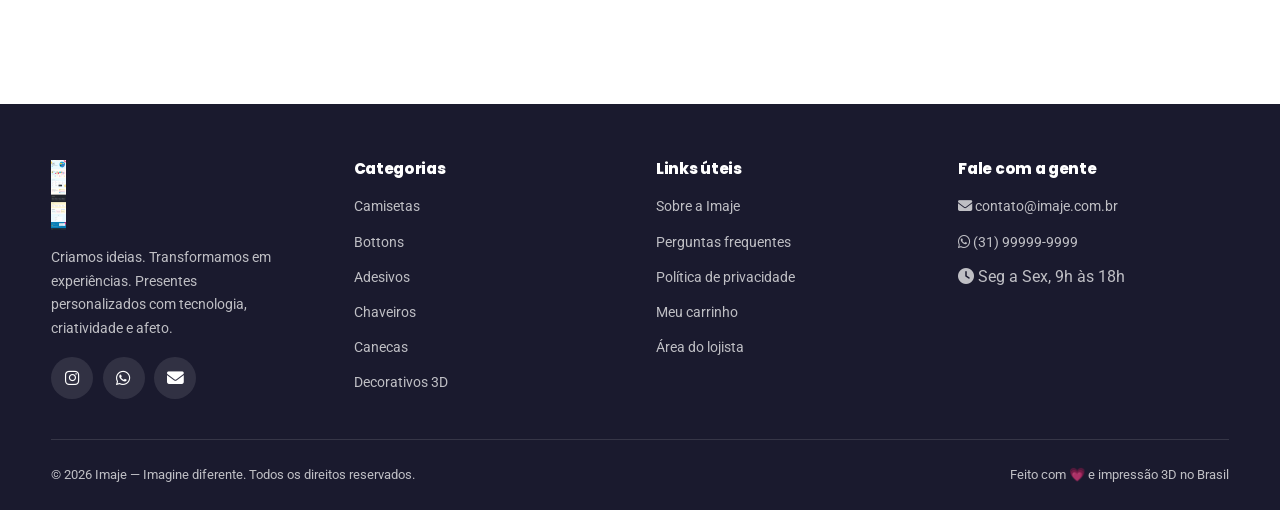
<file: privacidade.html>
<!DOCTYPE html>
<html lang="pt-BR">
<head>
<meta charset="UTF-8">
<meta name="viewport" content="width=device-width, initial-scale=1.0">
<title>Política de privacidade — Imaje</title>
<meta name="description" content="Como a Imaje coleta, usa e protege seus dados pessoais.">
<link rel="icon" href="images/logo-imaje.png">
<link rel="preconnect" href="https://fonts.googleapis.com">
<link rel="preconnect" href="https://fonts.gstatic.com" crossorigin>
<link href="https://fonts.googleapis.com/css2?family=Poppins:wght@600;700;800;900&family=Roboto:wght@400;500;700&display=swap" rel="stylesheet">
<link rel="stylesheet" href="https://cdn.jsdelivr.net/npm/@fortawesome/fontawesome-free@6.4.0/css/all.min.css">
<link rel="stylesheet" href="css/style.css">
</head>
<body>

<header class="site-header">
  <div class="container header-inner">
    <a href="index.html" class="brand" aria-label="Imaje — página inicial">
      <img src="images/logo-imaje.png" alt="Logo Imaje">
      <span class="brand-text"><strong>Imaje</strong><span>Imagine diferente</span></span>
    </a>
    <nav class="main-nav" id="main-nav" aria-label="Navegação principal">
      <ul class="nav-list">
        <li><a href="index.html">Início</a></li>
        <li><a href="produtos.html">Catálogo</a></li>
        <li><a href="sobre.html">Sobre</a></li>
        <li><a href="faq.html">FAQ</a></li>
      </ul>
    </nav>
    <div class="header-actions">
      <a href="carrinho.html" class="icon-btn" aria-label="Ver carrinho">
        <i class="fa-solid fa-cart-shopping"></i>
        <span class="cart-count" data-cart-count>0</span>
      </a>
      <button class="icon-btn menu-toggle" id="menu-toggle" aria-label="Abrir menu" aria-expanded="false" aria-controls="main-nav">
        <i class="fa-solid fa-bars"></i>
      </button>
    </div>
  </div>
</header>

<main id="main-content">
  <div class="container">
    <nav class="breadcrumb" aria-label="Você está aqui">
      <a href="index.html">Início</a> <span>/</span> <span>Política de privacidade</span>
    </nav>
    <header class="page-head">
      <h1>Política de privacidade</h1>
      <p>Última atualização: janeiro de 2026. Aqui explicamos, sem juridiquês, como tratamos seus dados.</p>
    </header>
  </div>

  <section class="section" style="padding-top:1rem" id="privacy-section">
    <div class="container" style="max-width:800px;color:var(--gray-600);display:flex;flex-direction:column;gap:2rem">

      <article>
        <h2 style="font-size:1.3rem;color:var(--ink);margin-bottom:.7rem">1. Quais dados coletamos</h2>
        <p>Coletamos apenas o necessário para produzir e entregar seu pedido: <strong>nome, e-mail, telefone, CEP, endereço, complemento</strong> e as <strong>observações de personalização</strong> que você escreve. Se você assinar nossa newsletter, guardamos somente o e-mail.</p>
      </article>

      <article>
        <h2 style="font-size:1.3rem;color:var(--ink);margin-bottom:.7rem">2. Para que usamos</h2>
        <p>Usamos seus dados para: produzir a peça conforme sua personalização, entrar em contato sobre a aprovação da arte, emitir e enviar o pedido, informar o rastreamento e — se você autorizar — enviar novidades e promoções. Não vendemos nem alugamos seus dados para terceiros.</p>
      </article>

      <article>
        <h2 style="font-size:1.3rem;color:var(--ink);margin-bottom:.7rem">3. Com quem compartilhamos</h2>
        <p>Compartilhamos apenas o indispensável com parceiros operacionais: transportadoras (Correios, Loggi, Melhor Envio) para a entrega e o Mercado Pago para o processamento do pagamento. Cada um desses parceiros tem a própria política de privacidade.</p>
      </article>

      <article>
        <h2 style="font-size:1.3rem;color:var(--ink);margin-bottom:.7rem">4. Pagamentos</h2>
        <p><strong>Nós não coletamos dados de cartão de crédito neste site.</strong> Todo o pagamento acontece no ambiente seguro do Mercado Pago, por link oficial enviado após o pedido. Se alguém pedir dados de cartão por mensagem em nome da Imaje, desconfie e nos avise.</p>
      </article>

      <article>
        <h2 style="font-size:1.3rem;color:var(--ink);margin-bottom:.7rem">5. Cookies e armazenamento local</h2>
        <p>Usamos o <code>localStorage</code> do seu navegador para guardar o carrinho de compras e o último pedido feito. Esses dados ficam no seu dispositivo e podem ser apagados a qualquer momento limpando os dados do site no navegador.</p>
      </article>

      <article>
        <h2 style="font-size:1.3rem;color:var(--ink);margin-bottom:.7rem">6. Seus direitos (LGPD)</h2>
        <p>Você pode solicitar a qualquer momento: confirmação de tratamento, acesso aos seus dados, correção de informações incompletas, anonimização ou <strong>exclusão dos seus dados</strong>, além do cancelamento da newsletter. Basta escrever para <a href="mailto:contato@imaje.com.br" style="color:var(--pink);font-weight:600">contato@imaje.com.br</a> — respondemos em até 15 dias.</p>
      </article>

      <article>
        <h2 style="font-size:1.3rem;color:var(--ink);margin-bottom:.7rem">7. Segurança</h2>
        <p>Adotamos medidas razoáveis para proteger suas informações. Ainda assim, nenhum sistema é 100% infalível: recomendamos não enviar dados sensíveis (documentos, senhas, dados bancários) pelos campos de observação.</p>
      </article>

      <article>
        <h2 style="font-size:1.3rem;color:var(--ink);margin-bottom:.7rem">8. Alterações nesta política</h2>
        <p>Podemos atualizar este documento para refletir mudanças nos nossos serviços ou na legislação. A data de atualização no topo da página sempre indicará a versão vigente.</p>
      </article>

      <aside class="notice info">
        <span class="n-ic">📬</span>
        <span>Dúvidas sobre privacidade? Escreva para <strong>contato@imaje.com.br</strong> ou fale no nosso WhatsApp. Ficamos felizes em explicar.</span>
      </aside>

    </div>
  </section>
</main>

<footer class="site-footer">
  <div class="container">
    <div class="footer-grid">
      <div class="footer-brand">
        <img src="images/logo-imaje.png" alt="Logo Imaje">
        <p>Criamos ideias. Transformamos em experiências. Presentes personalizados com tecnologia, criatividade e afeto.</p>
        <div class="social-row">
          <a href="https://instagram.com/imaje" class="social-btn" target="_blank" rel="noopener" aria-label="Instagram da Imaje"><i class="fa-brands fa-instagram"></i></a>
          <a href="#" data-wa-link class="social-btn wa" target="_blank" rel="noopener" aria-label="WhatsApp da Imaje"><i class="fa-brands fa-whatsapp"></i></a>
          <a href="mailto:contato@imaje.com.br" class="social-btn" aria-label="Enviar e-mail"><i class="fa-solid fa-envelope"></i></a>
        </div>
      </div>
      <div class="footer-col">
        <h4>Categorias</h4>
        <ul>
          <li><a href="produtos.html?cat=Camisetas">Camisetas</a></li>
          <li><a href="produtos.html?cat=Bottons">Bottons</a></li>
          <li><a href="produtos.html?cat=Adesivos">Adesivos</a></li>
          <li><a href="produtos.html?cat=Chaveiros">Chaveiros</a></li>
          <li><a href="produtos.html?cat=Canecas">Canecas</a></li>
          <li><a href="produtos.html?cat=Decorativos%203D">Decorativos 3D</a></li>
        </ul>
      </div>
      <div class="footer-col">
        <h4>Links úteis</h4>
        <ul>
          <li><a href="sobre.html">Sobre a Imaje</a></li>
          <li><a href="faq.html">Perguntas frequentes</a></li>
          <li><a href="privacidade.html">Política de privacidade</a></li>
          <li><a href="carrinho.html">Meu carrinho</a></li>
          <li><a href="admin.html">Área do lojista</a></li>
        </ul>
      </div>
      <div class="footer-col">
        <h4>Fale com a gente</h4>
        <ul>
          <li><a href="mailto:contato@imaje.com.br"><i class="fa-solid fa-envelope"></i> contato@imaje.com.br</a></li>
          <li><a href="#" data-wa-link target="_blank" rel="noopener"><i class="fa-brands fa-whatsapp"></i> (31) 99999-9999</a></li>
          <li><span><i class="fa-solid fa-clock"></i> Seg a Sex, 9h às 18h</span></li>
        </ul>
      </div>
    </div>
    <div class="footer-bottom">
      <span>© <span data-year>2026</span> Imaje — Imagine diferente. Todos os direitos reservados.</span>
      <span>Feito com 💗 e impressão 3D no Brasil</span>
    </div>
  </div>
</footer>

<a href="#" data-wa-link class="wa-float" target="_blank" rel="noopener" aria-label="Falar no WhatsApp"><i class="fa-brands fa-whatsapp"></i></a>

<script src="js/store.js"></script>
<script src="js/main.js"></script>
</body>
</html>
</file>
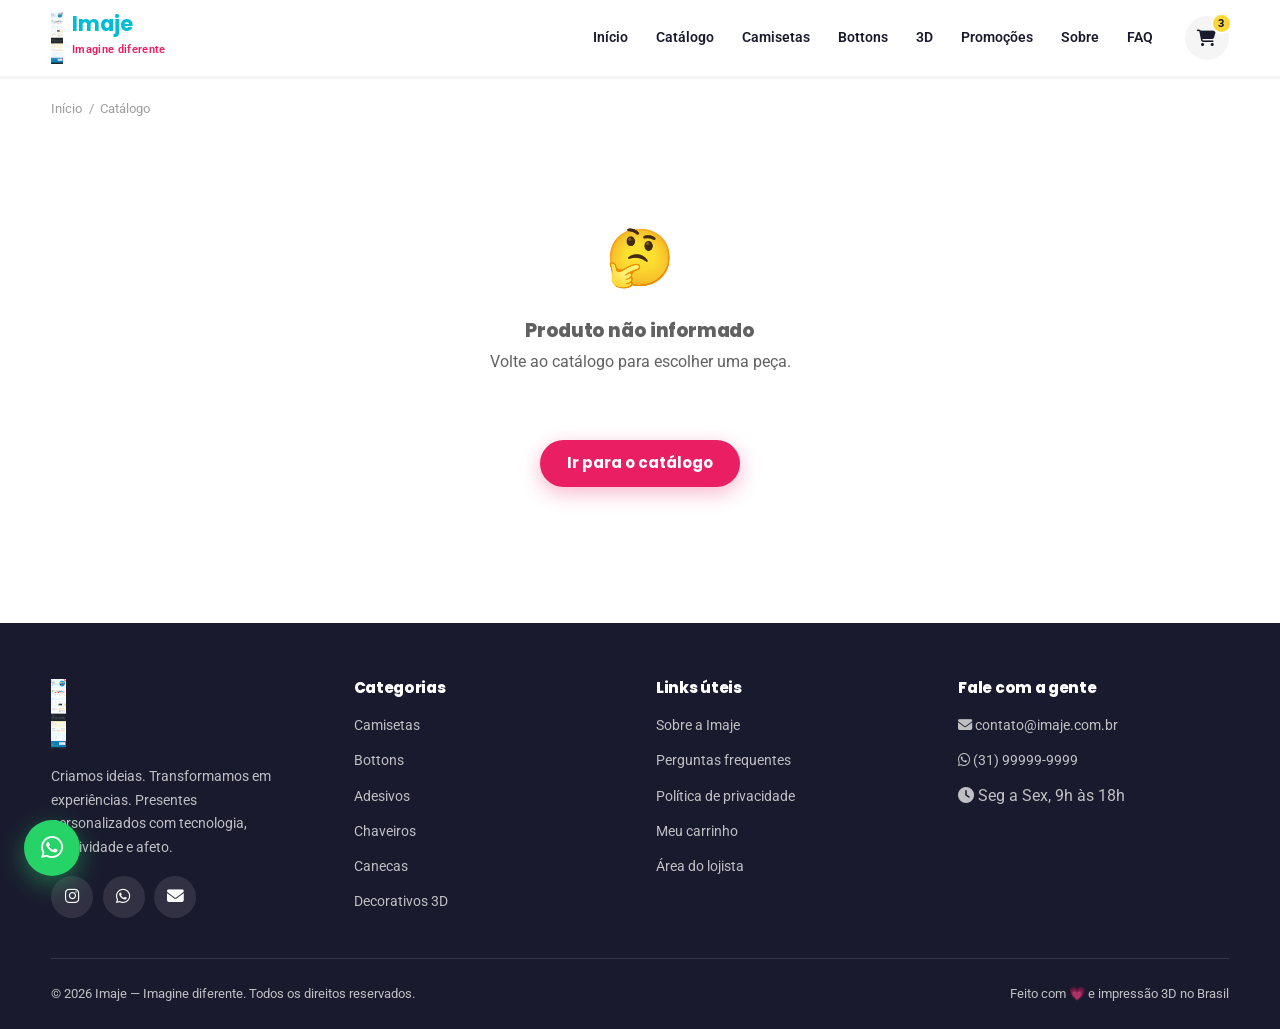
<file: produto.html>
<!DOCTYPE html>
<html lang="pt-BR">
<head>
<meta charset="UTF-8">
<meta name="viewport" content="width=device-width, initial-scale=1.0">
<title>Produto — Imaje | Imagine diferente</title>
<meta name="description" content="Detalhes do produto personalizado Imaje.">
<link rel="icon" href="images/logo-imaje.png">
<link rel="preconnect" href="https://fonts.googleapis.com">
<link rel="preconnect" href="https://fonts.gstatic.com" crossorigin>
<link href="https://fonts.googleapis.com/css2?family=Poppins:wght@600;700;800;900&family=Roboto:wght@400;500;700&display=swap" rel="stylesheet">
<link rel="stylesheet" href="https://cdn.jsdelivr.net/npm/@fortawesome/fontawesome-free@6.4.0/css/all.min.css">
<link rel="stylesheet" href="css/style.css">
</head>
<body>

<header class="site-header">
  <div class="container header-inner">
    <a href="index.html" class="brand" aria-label="Imaje — página inicial">
      <img src="images/logo-imaje.png" alt="Logo Imaje">
      <span class="brand-text"><strong>Imaje</strong><span>Imagine diferente</span></span>
    </a>
    <nav class="main-nav" id="main-nav" aria-label="Navegação principal">
      <ul class="nav-list">
        <li><a href="index.html">Início</a></li>
        <li><a href="produtos.html">Catálogo</a></li>
        <li><a href="produtos.html?cat=Camisetas">Camisetas</a></li>
        <li><a href="produtos.html?cat=Bottons">Bottons</a></li>
        <li><a href="produtos.html?cat=Decorativos%203D">3D</a></li>
        <li><a href="produtos.html?cat=Promo%C3%A7%C3%B5es">Promoções</a></li>
        <li><a href="sobre.html">Sobre</a></li>
        <li><a href="faq.html">FAQ</a></li>
      </ul>
    </nav>
    <div class="header-actions">
      <a href="carrinho.html" class="icon-btn" aria-label="Ver carrinho">
        <i class="fa-solid fa-cart-shopping"></i>
        <span class="cart-count" data-cart-count>0</span>
      </a>
      <button class="icon-btn menu-toggle" id="menu-toggle" aria-label="Abrir menu" aria-expanded="false" aria-controls="main-nav">
        <i class="fa-solid fa-bars"></i>
      </button>
    </div>
  </div>
</header>

<main id="main-content">
  <div class="container">
    <nav class="breadcrumb" aria-label="Você está aqui" id="pd-breadcrumb">
      <a href="index.html">Início</a> <span>/</span> <a href="produtos.html">Catálogo</a>
    </nav>
  </div>

  <section class="section" style="padding-top:.5rem" id="product-detail-section">
    <div class="container">
      <div id="pd-root">
        <div class="loading"><div class="spinner"></div>Carregando produto…</div>
      </div>
    </div>
  </section>

  <section class="section section-alt" id="related-section" hidden>
    <div class="container">
      <div class="section-head">
        <span class="eyebrow">Combina com isso</span>
        <h2>Produtos relacionados</h2>
      </div>
      <div class="product-grid" id="related-grid"></div>
    </div>
  </section>
</main>

<footer class="site-footer">
  <div class="container">
    <div class="footer-grid">
      <div class="footer-brand">
        <img src="images/logo-imaje.png" alt="Logo Imaje">
        <p>Criamos ideias. Transformamos em experiências. Presentes personalizados com tecnologia, criatividade e afeto.</p>
        <div class="social-row">
          <a href="https://instagram.com/imaje" class="social-btn" target="_blank" rel="noopener" aria-label="Instagram da Imaje"><i class="fa-brands fa-instagram"></i></a>
          <a href="#" data-wa-link class="social-btn wa" target="_blank" rel="noopener" aria-label="WhatsApp da Imaje"><i class="fa-brands fa-whatsapp"></i></a>
          <a href="mailto:contato@imaje.com.br" class="social-btn" aria-label="Enviar e-mail"><i class="fa-solid fa-envelope"></i></a>
        </div>
      </div>
      <div class="footer-col">
        <h4>Categorias</h4>
        <ul>
          <li><a href="produtos.html?cat=Camisetas">Camisetas</a></li>
          <li><a href="produtos.html?cat=Bottons">Bottons</a></li>
          <li><a href="produtos.html?cat=Adesivos">Adesivos</a></li>
          <li><a href="produtos.html?cat=Chaveiros">Chaveiros</a></li>
          <li><a href="produtos.html?cat=Canecas">Canecas</a></li>
          <li><a href="produtos.html?cat=Decorativos%203D">Decorativos 3D</a></li>
        </ul>
      </div>
      <div class="footer-col">
        <h4>Links úteis</h4>
        <ul>
          <li><a href="sobre.html">Sobre a Imaje</a></li>
          <li><a href="faq.html">Perguntas frequentes</a></li>
          <li><a href="privacidade.html">Política de privacidade</a></li>
          <li><a href="carrinho.html">Meu carrinho</a></li>
          <li><a href="admin.html">Área do lojista</a></li>
        </ul>
      </div>
      <div class="footer-col">
        <h4>Fale com a gente</h4>
        <ul>
          <li><a href="mailto:contato@imaje.com.br"><i class="fa-solid fa-envelope"></i> contato@imaje.com.br</a></li>
          <li><a href="#" data-wa-link target="_blank" rel="noopener"><i class="fa-brands fa-whatsapp"></i> (31) 99999-9999</a></li>
          <li><span><i class="fa-solid fa-clock"></i> Seg a Sex, 9h às 18h</span></li>
        </ul>
      </div>
    </div>
    <div class="footer-bottom">
      <span>© <span data-year>2026</span> Imaje — Imagine diferente. Todos os direitos reservados.</span>
      <span>Feito com 💗 e impressão 3D no Brasil</span>
    </div>
  </div>
</footer>

<a href="#" data-wa-link class="wa-float" target="_blank" rel="noopener" aria-label="Falar no WhatsApp"><i class="fa-brands fa-whatsapp"></i></a>

<script src="js/store.js"></script>
<script src="js/main.js"></script>
<script src="js/product.js"></script>
</body>
</html>
</file>
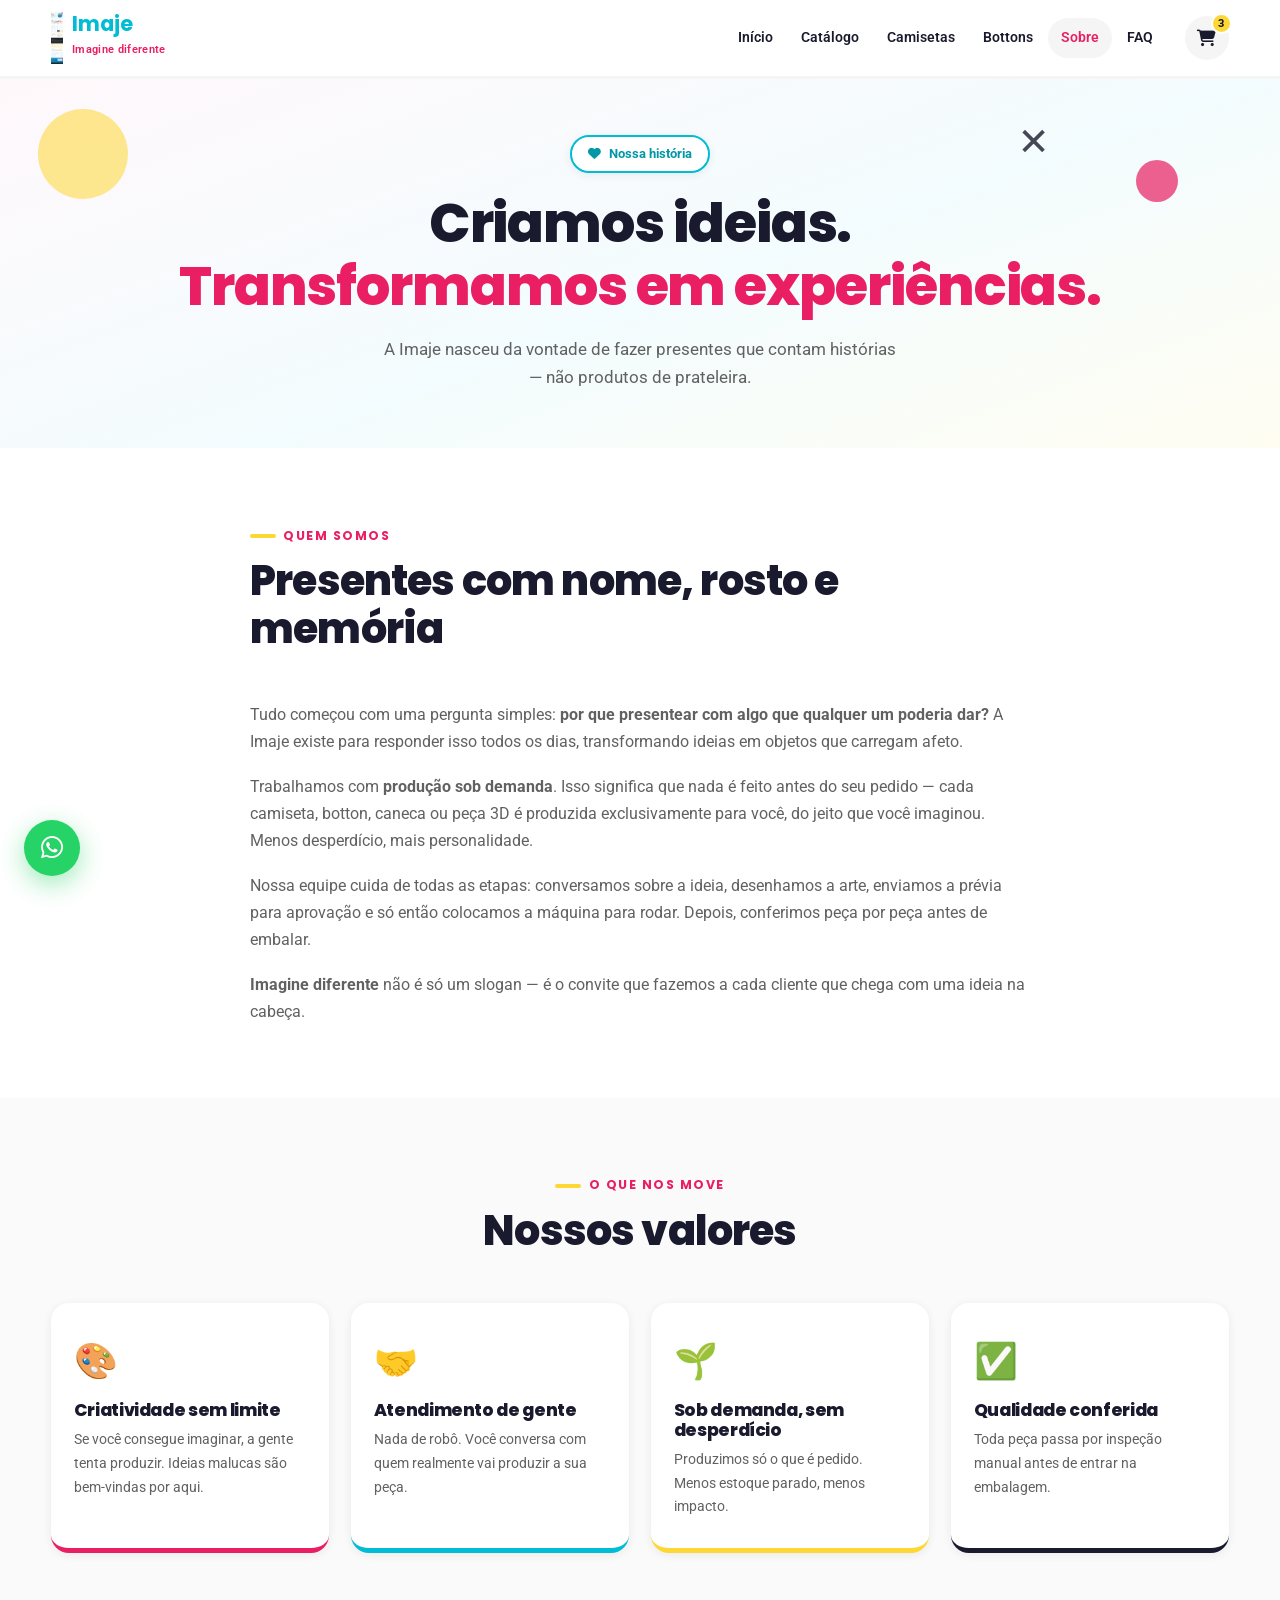
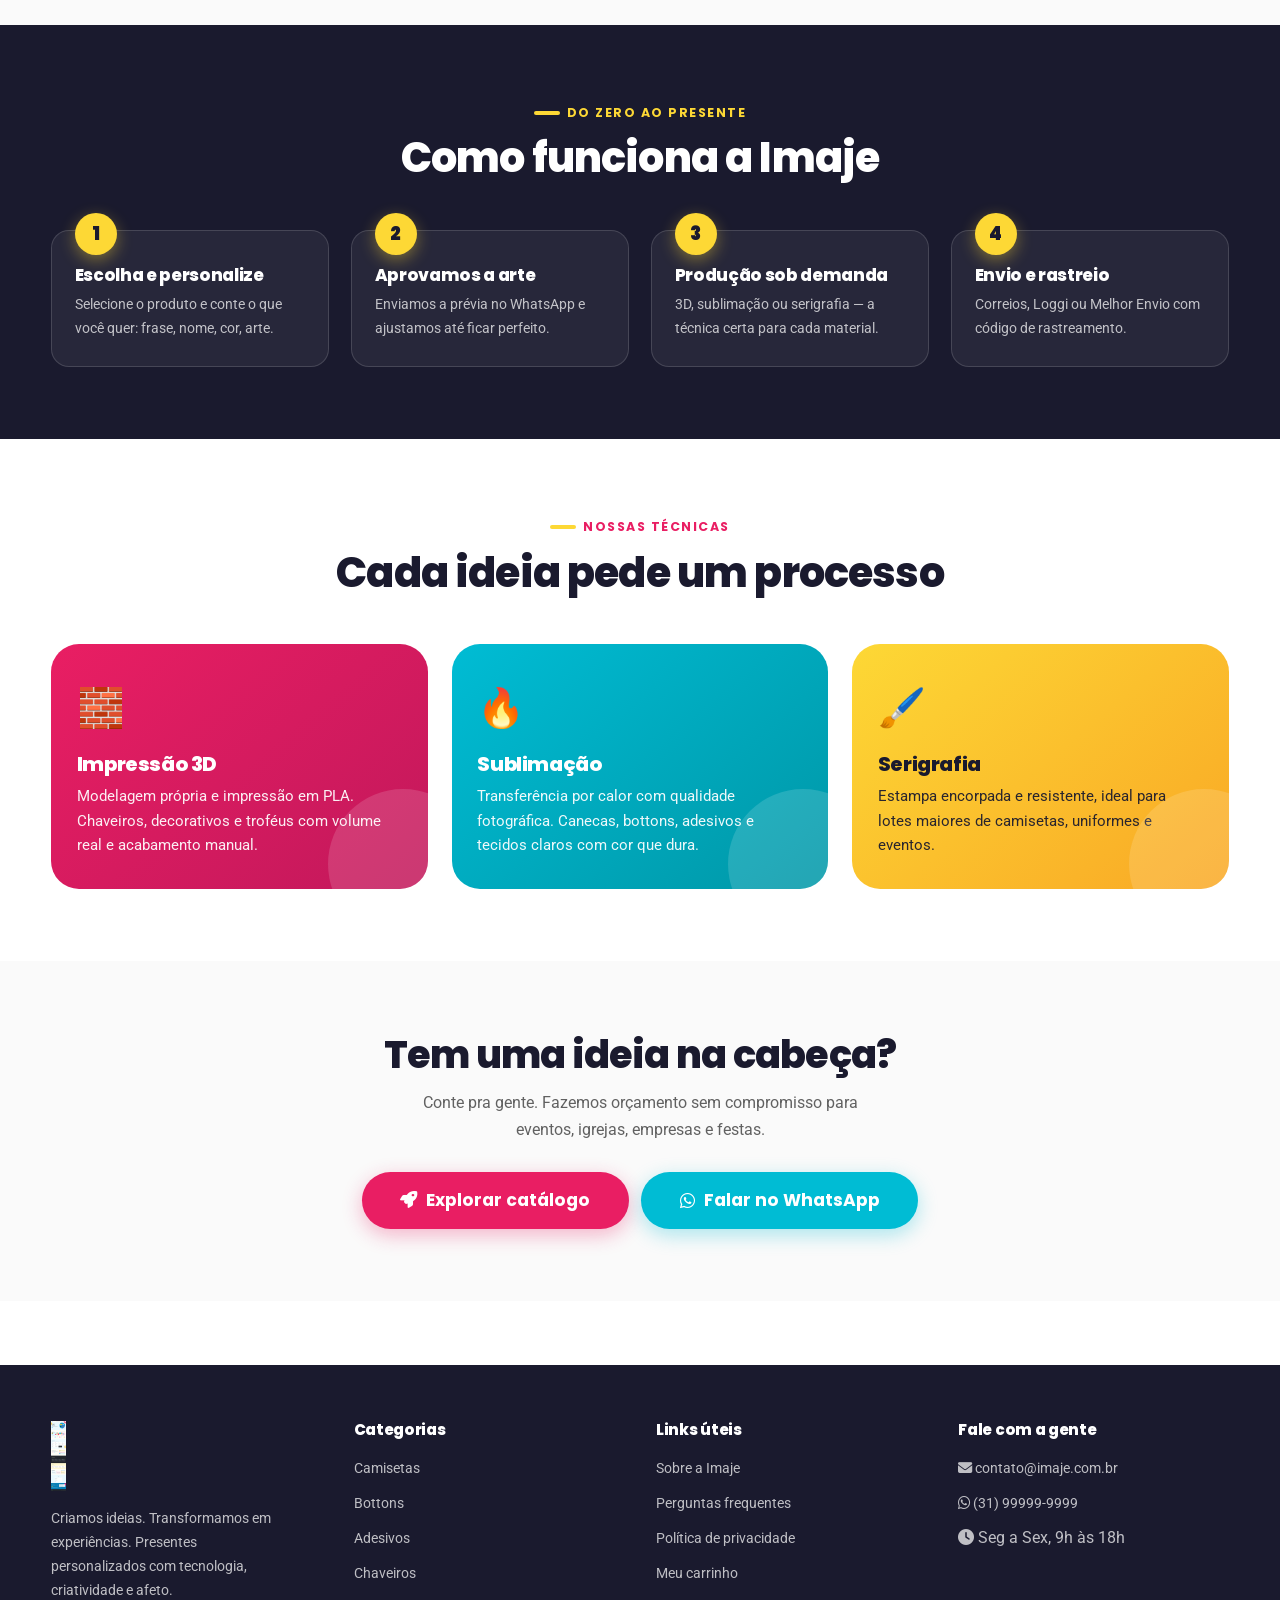
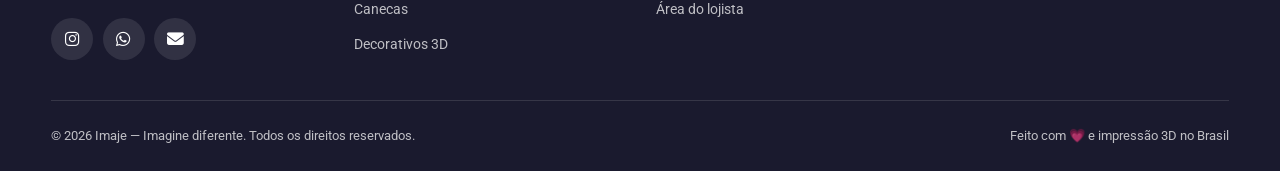
<file: sobre.html>
<!DOCTYPE html>
<html lang="pt-BR">
<head>
<meta charset="UTF-8">
<meta name="viewport" content="width=device-width, initial-scale=1.0">
<title>Sobre a Imaje — Imagine diferente</title>
<meta name="description" content="Conheça a Imaje: criamos ideias e transformamos em experiências com impressão 3D, sublimação e serigrafia.">
<link rel="icon" href="images/logo-imaje.png">
<link rel="preconnect" href="https://fonts.googleapis.com">
<link rel="preconnect" href="https://fonts.gstatic.com" crossorigin>
<link href="https://fonts.googleapis.com/css2?family=Poppins:wght@600;700;800;900&family=Roboto:wght@400;500;700&display=swap" rel="stylesheet">
<link rel="stylesheet" href="https://cdn.jsdelivr.net/npm/@fortawesome/fontawesome-free@6.4.0/css/all.min.css">
<link rel="stylesheet" href="css/style.css">
</head>
<body>

<header class="site-header">
  <div class="container header-inner">
    <a href="index.html" class="brand" aria-label="Imaje — página inicial">
      <img src="images/logo-imaje.png" alt="Logo Imaje">
      <span class="brand-text"><strong>Imaje</strong><span>Imagine diferente</span></span>
    </a>
    <nav class="main-nav" id="main-nav" aria-label="Navegação principal">
      <ul class="nav-list">
        <li><a href="index.html">Início</a></li>
        <li><a href="produtos.html">Catálogo</a></li>
        <li><a href="produtos.html?cat=Camisetas">Camisetas</a></li>
        <li><a href="produtos.html?cat=Bottons">Bottons</a></li>
        <li><a href="sobre.html" class="active">Sobre</a></li>
        <li><a href="faq.html">FAQ</a></li>
      </ul>
    </nav>
    <div class="header-actions">
      <a href="carrinho.html" class="icon-btn" aria-label="Ver carrinho">
        <i class="fa-solid fa-cart-shopping"></i>
        <span class="cart-count" data-cart-count>0</span>
      </a>
      <button class="icon-btn menu-toggle" id="menu-toggle" aria-label="Abrir menu" aria-expanded="false" aria-controls="main-nav">
        <i class="fa-solid fa-bars"></i>
      </button>
    </div>
  </div>
</header>

<main id="main-content">
  <section class="hero" style="padding:3.5rem 0" id="about-hero">
    <span class="shape shape-circle s1"></span>
    <span class="shape shape-circle s2"></span>
    <span class="shape shape-x sx1">✕</span>
    <div class="container" style="position:relative;z-index:2;text-align:center">
      <span class="hero-eyebrow"><i class="fa-solid fa-heart"></i> Nossa história</span>
      <h1 style="font-size:clamp(2rem,6vw,3.4rem)">Criamos ideias.<br><span class="accent-pink">Transformamos em experiências.</span></h1>
      <p class="hero-lead" style="margin:1.2rem auto 0">A Imaje nasceu da vontade de fazer presentes que contam histórias — não produtos de prateleira.</p>
    </div>
  </section>

  <section class="section" id="about-story">
    <div class="container" style="max-width:780px">
      <div class="section-head left reveal">
        <span class="eyebrow">Quem somos</span>
        <h2>Presentes com nome, rosto e memória</h2>
      </div>
      <div class="reveal" style="color:var(--gray-600);font-size:1.03rem;display:flex;flex-direction:column;gap:1.1rem">
        <p>Tudo começou com uma pergunta simples: <strong>por que presentear com algo que qualquer um poderia dar?</strong> A Imaje existe para responder isso todos os dias, transformando ideias em objetos que carregam afeto.</p>
        <p>Trabalhamos com <strong>produção sob demanda</strong>. Isso significa que nada é feito antes do seu pedido — cada camiseta, botton, caneca ou peça 3D é produzida exclusivamente para você, do jeito que você imaginou. Menos desperdício, mais personalidade.</p>
        <p>Nossa equipe cuida de todas as etapas: conversamos sobre a ideia, desenhamos a arte, enviamos a prévia para aprovação e só então colocamos a máquina para rodar. Depois, conferimos peça por peça antes de embalar.</p>
        <p><strong>Imagine diferente</strong> não é só um slogan — é o convite que fazemos a cada cliente que chega com uma ideia na cabeça.</p>
      </div>
    </div>
  </section>

  <section class="section section-alt" id="about-values">
    <div class="container">
      <div class="section-head reveal">
        <span class="eyebrow">O que nos move</span>
        <h2>Nossos valores</h2>
      </div>
      <div class="feature-grid reveal">
        <article class="feature-card">
          <div class="f-ic">🎨</div>
          <h3>Criatividade sem limite</h3>
          <p>Se você consegue imaginar, a gente tenta produzir. Ideias malucas são bem-vindas por aqui.</p>
        </article>
        <article class="feature-card">
          <div class="f-ic">🤝</div>
          <h3>Atendimento de gente</h3>
          <p>Nada de robô. Você conversa com quem realmente vai produzir a sua peça.</p>
        </article>
        <article class="feature-card">
          <div class="f-ic">🌱</div>
          <h3>Sob demanda, sem desperdício</h3>
          <p>Produzimos só o que é pedido. Menos estoque parado, menos impacto.</p>
        </article>
        <article class="feature-card">
          <div class="f-ic">✅</div>
          <h3>Qualidade conferida</h3>
          <p>Toda peça passa por inspeção manual antes de entrar na embalagem.</p>
        </article>
      </div>
    </div>
  </section>

  <section class="section section-dark" id="about-process">
    <div class="container">
      <div class="section-head reveal">
        <span class="eyebrow" style="color:var(--yellow)">Do zero ao presente</span>
        <h2>Como funciona a Imaje</h2>
      </div>
      <div class="steps reveal">
        <article class="step"><h3>Escolha e personalize</h3><p>Selecione o produto e conte o que você quer: frase, nome, cor, arte.</p></article>
        <article class="step"><h3>Aprovamos a arte</h3><p>Enviamos a prévia no WhatsApp e ajustamos até ficar perfeito.</p></article>
        <article class="step"><h3>Produção sob demanda</h3><p>3D, sublimação ou serigrafia — a técnica certa para cada material.</p></article>
        <article class="step"><h3>Envio e rastreio</h3><p>Correios, Loggi ou Melhor Envio com código de rastreamento.</p></article>
      </div>
    </div>
  </section>

  <section class="section" id="about-tech">
    <div class="container">
      <div class="section-head reveal">
        <span class="eyebrow">Nossas técnicas</span>
        <h2>Cada ideia pede um processo</h2>
      </div>
      <div class="tech-grid reveal">
        <article class="tech-card t-pink">
          <div class="t-ic">🧱</div><h3>Impressão 3D</h3>
          <p>Modelagem própria e impressão em PLA. Chaveiros, decorativos e troféus com volume real e acabamento manual.</p>
        </article>
        <article class="tech-card t-cyan">
          <div class="t-ic">🔥</div><h3>Sublimação</h3>
          <p>Transferência por calor com qualidade fotográfica. Canecas, bottons, adesivos e tecidos claros com cor que dura.</p>
        </article>
        <article class="tech-card t-yellow">
          <div class="t-ic">🖌️</div><h3>Serigrafia</h3>
          <p>Estampa encorpada e resistente, ideal para lotes maiores de camisetas, uniformes e eventos.</p>
        </article>
      </div>
    </div>
  </section>

  <section class="section section-alt" id="about-cta">
    <div class="container text-center">
      <h2 style="font-size:clamp(1.6rem,4.5vw,2.4rem);margin-bottom:.8rem">Tem uma ideia na cabeça?</h2>
      <p style="color:var(--gray-600);max-width:52ch;margin:0 auto 1.8rem">Conte pra gente. Fazemos orçamento sem compromisso para eventos, igrejas, empresas e festas.</p>
      <div style="display:flex;gap:.8rem;flex-wrap:wrap;justify-content:center">
        <a href="produtos.html" class="btn btn-pink btn-lg"><i class="fa-solid fa-rocket"></i> Explorar catálogo</a>
        <a href="#" data-wa-link target="_blank" rel="noopener" class="btn btn-cyan btn-lg"><i class="fa-brands fa-whatsapp"></i> Falar no WhatsApp</a>
      </div>
    </div>
  </section>
</main>

<footer class="site-footer">
  <div class="container">
    <div class="footer-grid">
      <div class="footer-brand">
        <img src="images/logo-imaje.png" alt="Logo Imaje">
        <p>Criamos ideias. Transformamos em experiências. Presentes personalizados com tecnologia, criatividade e afeto.</p>
        <div class="social-row">
          <a href="https://instagram.com/imaje" class="social-btn" target="_blank" rel="noopener" aria-label="Instagram da Imaje"><i class="fa-brands fa-instagram"></i></a>
          <a href="#" data-wa-link class="social-btn wa" target="_blank" rel="noopener" aria-label="WhatsApp da Imaje"><i class="fa-brands fa-whatsapp"></i></a>
          <a href="mailto:contato@imaje.com.br" class="social-btn" aria-label="Enviar e-mail"><i class="fa-solid fa-envelope"></i></a>
        </div>
      </div>
      <div class="footer-col">
        <h4>Categorias</h4>
        <ul>
          <li><a href="produtos.html?cat=Camisetas">Camisetas</a></li>
          <li><a href="produtos.html?cat=Bottons">Bottons</a></li>
          <li><a href="produtos.html?cat=Adesivos">Adesivos</a></li>
          <li><a href="produtos.html?cat=Chaveiros">Chaveiros</a></li>
          <li><a href="produtos.html?cat=Canecas">Canecas</a></li>
          <li><a href="produtos.html?cat=Decorativos%203D">Decorativos 3D</a></li>
        </ul>
      </div>
      <div class="footer-col">
        <h4>Links úteis</h4>
        <ul>
          <li><a href="sobre.html">Sobre a Imaje</a></li>
          <li><a href="faq.html">Perguntas frequentes</a></li>
          <li><a href="privacidade.html">Política de privacidade</a></li>
          <li><a href="carrinho.html">Meu carrinho</a></li>
          <li><a href="admin.html">Área do lojista</a></li>
        </ul>
      </div>
      <div class="footer-col">
        <h4>Fale com a gente</h4>
        <ul>
          <li><a href="mailto:contato@imaje.com.br"><i class="fa-solid fa-envelope"></i> contato@imaje.com.br</a></li>
          <li><a href="#" data-wa-link target="_blank" rel="noopener"><i class="fa-brands fa-whatsapp"></i> (31) 99999-9999</a></li>
          <li><span><i class="fa-solid fa-clock"></i> Seg a Sex, 9h às 18h</span></li>
        </ul>
      </div>
    </div>
    <div class="footer-bottom">
      <span>© <span data-year>2026</span> Imaje — Imagine diferente. Todos os direitos reservados.</span>
      <span>Feito com 💗 e impressão 3D no Brasil</span>
    </div>
  </div>
</footer>

<a href="#" data-wa-link class="wa-float" target="_blank" rel="noopener" aria-label="Falar no WhatsApp"><i class="fa-brands fa-whatsapp"></i></a>

<script src="js/store.js"></script>
<script src="js/main.js"></script>
</body>
</html>
</file>
<file: css/style.css>
/* ==========================================================================
   IMAJE — Imagine diferente
   Identidade: Magenta + Ciano + Amarelo
   ========================================================================== */

:root {
  --pink: #E91E63;
  --pink-dark: #C2185B;
  --pink-light: #FF5C8D;
  --cyan: #00BCD4;
  --cyan-dark: #0097A7;
  --cyan-light: #4DD0E1;
  --yellow: #FDD835;
  --yellow-dark: #F9A825;
  --white: #FFFFFF;
  --black: #111111;
  --ink: #1A1A2E;
  --gray-50: #FAFAFA;
  --gray-100: #F5F5F5;
  --gray-200: #EBEBEB;
  --gray-400: #9E9E9E;
  --gray-600: #616161;

  --font-head: 'Poppins', system-ui, sans-serif;
  --font-body: 'Roboto', system-ui, sans-serif;

  --radius: 18px;
  --radius-lg: 28px;
  --shadow-sm: 0 2px 10px rgba(26, 26, 46, .07);
  --shadow: 0 8px 28px rgba(26, 26, 46, .10);
  --shadow-lg: 0 18px 50px rgba(233, 30, 99, .18);
  --header-h: 76px;
  --transition: .28s cubic-bezier(.4, 0, .2, 1);
}

* { margin: 0; padding: 0; box-sizing: border-box; }

/* `display: grid/flex` em classes sobrepõe o atributo [hidden]; garantimos o ocultamento */
[hidden] { display: none !important; }

html { scroll-behavior: smooth; }

body {
  font-family: var(--font-body);
  color: var(--ink);
  background: var(--white);
  line-height: 1.65;
  overflow-x: hidden;
  -webkit-font-smoothing: antialiased;
}

h1, h2, h3, h4, h5 { font-family: var(--font-head); font-weight: 800; line-height: 1.15; letter-spacing: -.02em; }

a { color: inherit; text-decoration: none; }
img { max-width: 100%; display: block; }
button, input, select, textarea { font-family: inherit; font-size: inherit; }

.container { width: min(1200px, 92%); margin-inline: auto; }
.sr-only {
  position: absolute; width: 1px; height: 1px; padding: 0; margin: -1px;
  overflow: hidden; clip: rect(0, 0, 0, 0); white-space: nowrap; border: 0;
}

/* ============================ BOTÕES ============================ */
.btn {
  display: inline-flex; align-items: center; justify-content: center; gap: .55rem;
  padding: .85rem 1.7rem; border: none; border-radius: 50px;
  font-family: var(--font-head); font-weight: 700; font-size: .95rem;
  cursor: pointer; transition: var(--transition); text-align: center;
  line-height: 1.3;
}
.btn:focus-visible { outline: 3px solid var(--yellow); outline-offset: 3px; }
.btn-pink { background: var(--pink); color: #fff; box-shadow: 0 6px 20px rgba(233,30,99,.32); }
.btn-pink:hover { background: var(--pink-dark); transform: translateY(-3px); box-shadow: 0 12px 28px rgba(233,30,99,.42); }
.btn-cyan { background: var(--cyan); color: #fff; box-shadow: 0 6px 20px rgba(0,188,212,.32); }
.btn-cyan:hover { background: var(--cyan-dark); transform: translateY(-3px); box-shadow: 0 12px 28px rgba(0,188,212,.42); }
.btn-yellow { background: var(--yellow); color: var(--ink); box-shadow: 0 6px 20px rgba(253,216,53,.45); }
.btn-yellow:hover { background: var(--yellow-dark); transform: translateY(-3px); }
.btn-dark { background: var(--ink); color: #fff; }
.btn-dark:hover { background: #000; transform: translateY(-3px); }
.btn-outline { background: transparent; border: 2px solid var(--gray-200); color: var(--ink); }
.btn-outline:hover { border-color: var(--pink); color: var(--pink); }
.btn-lg { padding: 1.1rem 2.4rem; font-size: 1.08rem; }
.btn-sm { padding: .55rem 1.1rem; font-size: .84rem; }
.btn-block { width: 100%; }
.btn:disabled { opacity: .5; cursor: not-allowed; transform: none !important; }

/* ============================ HEADER ============================ */
.site-header {
  position: sticky; top: 0; z-index: 900; background: rgba(255,255,255,.95);
  backdrop-filter: blur(14px); border-bottom: 3px solid var(--gray-100);
}
.header-inner {
  display: flex; align-items: center; gap: 1.2rem;
  height: var(--header-h);
}
.brand { display: flex; align-items: center; gap: .6rem; flex-shrink: 0; }
.brand img { height: 52px; width: auto; }
.brand-text { display: none; }
.brand-text strong { font-family: var(--font-head); color: var(--cyan); font-size: 1.3rem; display: block; line-height: 1; }
.brand-text span { font-size: .68rem; color: var(--pink); font-weight: 600; letter-spacing: .03em; }

.main-nav { margin-left: auto; }
.nav-list { display: flex; list-style: none; gap: .15rem; align-items: center; }
.nav-list a {
  display: block; padding: .5rem .8rem; border-radius: 50px;
  font-weight: 600; font-size: .9rem; transition: var(--transition);
}
.nav-list a:hover, .nav-list a.active { background: var(--gray-100); color: var(--pink); }

.header-actions { display: flex; align-items: center; gap: .4rem; }
.icon-btn {
  position: relative; width: 44px; height: 44px; border-radius: 50%;
  background: var(--gray-100); border: none; cursor: pointer;
  display: grid; place-items: center; font-size: 1.05rem; color: var(--ink);
  transition: var(--transition);
}
.icon-btn:hover { background: var(--pink); color: #fff; transform: scale(1.08); }
.cart-count {
  position: absolute; top: -3px; right: -3px; min-width: 21px; height: 21px;
  background: var(--yellow); color: var(--ink); border-radius: 50px;
  font-size: .7rem; font-weight: 800; display: grid; place-items: center;
  padding: 0 5px; border: 2px solid #fff;
}
.menu-toggle { display: none; }

@media (min-width: 400px) { .brand-text { display: block; } }
@media (max-width: 1024px) {
  .main-nav {
    position: fixed; inset: var(--header-h) 0 auto 0; background: #fff;
    border-bottom: 3px solid var(--gray-100); padding: 1rem 4%;
    transform: translateY(-140%); transition: transform .35s ease;
    box-shadow: var(--shadow); max-height: calc(100vh - var(--header-h));
    overflow-y: auto;
  }
  .main-nav.open { transform: translateY(0); }
  .nav-list { flex-direction: column; align-items: stretch; gap: .2rem; }
  .nav-list a { padding: .85rem 1rem; font-size: 1rem; border-radius: 14px; }
  .menu-toggle { display: grid; }
  .header-actions { margin-left: auto; }
}

/* ============================ HERO ============================ */
.hero {
  position: relative; overflow: hidden; padding: 4rem 0 4.5rem;
  background: linear-gradient(160deg, #FFF8FB 0%, #F3FCFE 55%, #FFFDF2 100%);
}
.hero-inner { display: grid; grid-template-columns: 1fr; gap: 3rem; align-items: center; position: relative; z-index: 2; }
.hero-eyebrow {
  display: inline-flex; align-items: center; gap: .5rem; background: #fff;
  border: 2px solid var(--cyan); color: var(--cyan-dark); padding: .4rem 1rem;
  border-radius: 50px; font-weight: 700; font-size: .8rem; margin-bottom: 1.2rem;
  box-shadow: var(--shadow-sm);
}
.hero h1 { font-size: clamp(2.3rem, 7vw, 4.1rem); margin-bottom: 1rem; }
.hero h1 .accent-pink { color: var(--pink); }
.hero h1 .accent-cyan { color: var(--cyan); }
.hero-slogan {
  font-family: var(--font-head); font-size: clamp(1.05rem, 3vw, 1.35rem);
  font-weight: 600; color: var(--pink); margin-bottom: .8rem;
}
.hero-lead { font-size: 1.05rem; color: var(--gray-600); max-width: 52ch; margin-bottom: 2rem; }
.hero-cta { display: flex; flex-wrap: wrap; gap: .8rem; margin-bottom: 2.2rem; }
.hero-stats { display: flex; flex-wrap: wrap; gap: 2rem; }
.hero-stats div strong { font-family: var(--font-head); font-size: 1.7rem; color: var(--ink); display: block; line-height: 1; }
.hero-stats div span { font-size: .82rem; color: var(--gray-600); font-weight: 500; }

.hero-visual { position: relative; display: grid; place-items: center; min-height: 320px; }
.hero-blob {
  position: absolute; width: min(420px, 90%); aspect-ratio: 1; border-radius: 50%;
  background: radial-gradient(circle at 35% 30%, var(--pink-light), var(--pink));
  opacity: .95;
}
.hero-cards { position: relative; z-index: 2; display: grid; grid-template-columns: repeat(2, 1fr); gap: 1rem; width: min(400px, 100%); }
.hero-card {
  background: #fff; border-radius: var(--radius); padding: 1.2rem 1rem; text-align: center;
  box-shadow: var(--shadow); transition: var(--transition);
}
.hero-card:nth-child(odd) { transform: rotate(-3deg); }
.hero-card:nth-child(even) { transform: rotate(3deg) translateY(14px); }
.hero-card:hover { transform: rotate(0) scale(1.06); box-shadow: var(--shadow-lg); }
.hero-card .ic { font-size: 2rem; display: block; margin-bottom: .35rem; }
.hero-card strong { font-family: var(--font-head); font-size: .88rem; display: block; }
.hero-card span { font-size: .75rem; color: var(--gray-600); }

/* Formas decorativas */
.shape { position: absolute; pointer-events: none; z-index: 1; }
.shape-circle { border-radius: 50%; }
.s1 { width: 90px; height: 90px; background: var(--yellow); top: 8%; left: 3%; opacity: .55; }
.s2 { width: 42px; height: 42px; background: var(--pink); top: 22%; right: 8%; opacity: .7; }
.s3 { width: 130px; height: 130px; background: var(--cyan); bottom: -40px; left: 18%; opacity: .22; }
.s4 { width: 60px; height: 60px; background: var(--yellow); bottom: 12%; right: 4%; opacity: .5; }
.shape-x {
  font-family: var(--font-head); font-weight: 900; color: var(--ink);
  font-size: 2.4rem; line-height: 1; opacity: .8;
}
.sx1 { top: 12%; right: 18%; }
.sx2 { bottom: 16%; left: 6%; font-size: 1.8rem; }
.shape-bolt { color: var(--yellow); font-size: 3rem; }
.sb1 { top: 45%; left: -10px; transform: rotate(-20deg); opacity: .65; }

@media (min-width: 900px) {
  .hero { padding: 5.5rem 0 6rem; }
  .hero-inner { grid-template-columns: 1.05fr .95fr; gap: 4rem; }
}

/* No mobile as formas decorativas cruzavam o texto do hero */
@media (max-width: 899px) {
  .shape-x, .shape-bolt { display: none; }
  .s1, .s2, .s4 { opacity: .28; }
}

/* ============================ SEÇÕES ============================ */
.section { padding: 4.5rem 0; }
.section-alt { background: var(--gray-50); }
.section-dark { background: var(--ink); color: #fff; }
.section-dark h2, .section-dark h3 { color: #fff; }

.section-head { text-align: center; max-width: 660px; margin: 0 auto 3rem; }
.section-head.left { text-align: left; margin-inline: 0; }
.eyebrow {
  display: inline-flex; align-items: center; gap: .45rem; font-family: var(--font-head);
  font-weight: 700; font-size: .78rem; letter-spacing: .12em; text-transform: uppercase;
  color: var(--pink); margin-bottom: .7rem;
}
.eyebrow::before { content: ''; width: 26px; height: 4px; border-radius: 4px; background: var(--yellow); }
.section-head h2 { font-size: clamp(1.75rem, 4.5vw, 2.6rem); margin-bottom: .7rem; }
.section-head p { color: var(--gray-600); font-size: 1.02rem; }
.section-dark .section-head p { color: rgba(255,255,255,.72); }

/* ============================ CATEGORIAS ============================ */
.cat-grid {
  display: grid; grid-template-columns: repeat(auto-fit, minmax(140px, 1fr)); gap: 1rem;
}
.cat-card {
  display: flex; flex-direction: column; align-items: center; gap: .5rem;
  background: #fff; border: 2px solid var(--gray-200); border-radius: var(--radius);
  padding: 1.5rem .8rem; text-align: center; transition: var(--transition);
}
.cat-card:hover { border-color: var(--pink); transform: translateY(-6px); box-shadow: var(--shadow-lg); }
.cat-card .cat-ic {
  width: 58px; height: 58px; border-radius: 50%; display: grid; place-items: center;
  font-size: 1.6rem; background: var(--gray-100); transition: var(--transition);
}
.cat-card:hover .cat-ic { transform: scale(1.12) rotate(-8deg); }
.cat-card:nth-child(6n+1) .cat-ic { background: #FCE4EC; }
.cat-card:nth-child(6n+2) .cat-ic { background: #E0F7FA; }
.cat-card:nth-child(6n+3) .cat-ic { background: #FFF9C4; }
.cat-card:nth-child(6n+4) .cat-ic { background: #F3E5F5; }
.cat-card:nth-child(6n+5) .cat-ic { background: #E8F5E9; }
.cat-card:nth-child(6n) .cat-ic { background: #FFF3E0; }
.cat-card strong { font-family: var(--font-head); font-size: .92rem; }
.cat-card span { font-size: .75rem; color: var(--gray-400); }

/* ============================ PRODUTOS ============================ */
.product-grid {
  display: grid; grid-template-columns: repeat(auto-fill, minmax(230px, 1fr)); gap: 1.5rem;
}
.product-card {
  background: #fff; border-radius: var(--radius); overflow: hidden;
  border: 2px solid var(--gray-200); display: flex; flex-direction: column;
  transition: var(--transition); position: relative;
}
.product-card:hover { transform: translateY(-8px); border-color: var(--cyan); box-shadow: var(--shadow-lg); }
.product-media {
  position: relative; aspect-ratio: 1; background: var(--gray-100);
  display: grid; place-items: center; overflow: hidden;
}
.product-media img { width: 100%; height: 100%; object-fit: cover; transition: transform .45s ease; }
.product-card:hover .product-media img { transform: scale(1.07); }
.product-media .ph { font-size: 3.6rem; }
.product-media.ph-pink { background: linear-gradient(135deg, #FCE4EC, #F8BBD0); }
.product-media.ph-cyan { background: linear-gradient(135deg, #E0F7FA, #B2EBF2); }
.product-media.ph-yellow { background: linear-gradient(135deg, #FFFDE7, #FFF59D); }

.badge {
  position: absolute; top: .7rem; left: .7rem; z-index: 2;
  background: var(--pink); color: #fff; font-family: var(--font-head);
  font-size: .68rem; font-weight: 800; padding: .3rem .7rem; border-radius: 50px;
  text-transform: uppercase; letter-spacing: .04em;
}
.badge.b-cyan { background: var(--cyan); }
.badge.b-yellow { background: var(--yellow); color: var(--ink); }
.badge.b-dark { background: var(--ink); }

.tech-tags { position: absolute; bottom: .6rem; right: .6rem; display: flex; gap: .3rem; flex-wrap: wrap; justify-content: flex-end; }
.tech-tag {
  background: rgba(255,255,255,.94); border-radius: 50px; padding: .18rem .55rem;
  font-size: .64rem; font-weight: 700; color: var(--ink); box-shadow: var(--shadow-sm);
}

.product-body { padding: 1rem; display: flex; flex-direction: column; flex: 1; gap: .4rem; }
.product-cat { font-size: .7rem; font-weight: 700; color: var(--cyan-dark); text-transform: uppercase; letter-spacing: .06em; }
.product-body h3 { font-size: 1rem; line-height: 1.3; }
.product-body h3 a:hover { color: var(--pink); }
.product-desc { font-size: .82rem; color: var(--gray-600); flex: 1; }
.product-foot { display: flex; align-items: center; justify-content: space-between; gap: .5rem; margin-top: .5rem; }
.price { font-family: var(--font-head); font-size: 1.25rem; font-weight: 800; color: var(--pink); }
.price small { font-size: .72rem; font-weight: 600; color: var(--gray-400); text-decoration: line-through; display: block; }
.stock-info { font-size: .72rem; color: var(--gray-400); font-weight: 600; }
.stock-info.low { color: var(--yellow-dark); }
.stock-info.out { color: var(--pink); }

/* ============================ TOOLBAR / FILTROS ============================ */
.shop-layout { display: grid; grid-template-columns: 1fr; gap: 2rem; align-items: start; }
@media (min-width: 900px) { .shop-layout { grid-template-columns: 260px 1fr; } }

.filter-panel {
  background: #fff; border: 2px solid var(--gray-200); border-radius: var(--radius);
  padding: 1.4rem; position: sticky; top: calc(var(--header-h) + 16px);
}
.filter-group { margin-bottom: 1.6rem; }
.filter-group:last-child { margin-bottom: 0; }
.filter-group h4 { font-size: .85rem; text-transform: uppercase; letter-spacing: .08em; color: var(--gray-600); margin-bottom: .8rem; }
.filter-opt { display: flex; align-items: center; gap: .55rem; padding: .35rem 0; cursor: pointer; font-size: .9rem; }
.filter-opt input { accent-color: var(--pink); width: 17px; height: 17px; cursor: pointer; }
.filter-opt:hover { color: var(--pink); }

.range-wrap { display: flex; flex-direction: column; gap: .5rem; }
.range-wrap input[type=range] { width: 100%; accent-color: var(--cyan); }
.range-val { font-family: var(--font-head); font-weight: 700; color: var(--cyan-dark); font-size: .9rem; }

.shop-toolbar {
  display: flex; flex-wrap: wrap; gap: .8rem; align-items: center;
  margin-bottom: 1.6rem; background: #fff; border: 2px solid var(--gray-200);
  border-radius: var(--radius); padding: .8rem 1rem;
}
.search-box { position: relative; flex: 1; min-width: 190px; }
.search-box input {
  width: 100%; padding: .7rem 1rem .7rem 2.5rem; border: 2px solid var(--gray-200);
  border-radius: 50px; outline: none; transition: var(--transition); font-size: .92rem;
}
.search-box input:focus { border-color: var(--cyan); }
.search-box .s-ic { position: absolute; left: 1rem; top: 50%; transform: translateY(-50%); color: var(--gray-400); }
.select-styled {
  padding: .7rem 1rem; border: 2px solid var(--gray-200); border-radius: 50px;
  background: #fff; cursor: pointer; outline: none; font-size: .9rem; font-weight: 600;
}
.select-styled:focus { border-color: var(--cyan); }
.result-count { font-size: .86rem; color: var(--gray-600); font-weight: 600; margin-left: auto; }

.chip-row { display: flex; gap: .5rem; flex-wrap: wrap; margin-bottom: 1.4rem; }
.chip {
  padding: .45rem 1rem; border-radius: 50px; border: 2px solid var(--gray-200);
  background: #fff; cursor: pointer; font-size: .85rem; font-weight: 600;
  transition: var(--transition); white-space: nowrap;
}
.chip:hover { border-color: var(--cyan); color: var(--cyan-dark); }
.chip.active { background: var(--pink); border-color: var(--pink); color: #fff; }

.empty-state { text-align: center; padding: 4rem 1rem; color: var(--gray-600); }
.empty-state .e-ic { font-size: 3.5rem; margin-bottom: 1rem; }
.empty-state h3 { margin-bottom: .5rem; }

/* ============================ DIFERENCIAIS ============================ */
.feature-grid { display: grid; grid-template-columns: repeat(auto-fit, minmax(230px, 1fr)); gap: 1.4rem; }
.feature-card {
  background: #fff; border-radius: var(--radius); padding: 1.8rem 1.4rem;
  border-bottom: 5px solid var(--cyan); transition: var(--transition); box-shadow: var(--shadow-sm);
}
.feature-card:nth-child(4n+1) { border-bottom-color: var(--pink); }
.feature-card:nth-child(4n+2) { border-bottom-color: var(--cyan); }
.feature-card:nth-child(4n+3) { border-bottom-color: var(--yellow); }
.feature-card:nth-child(4n) { border-bottom-color: var(--ink); }
.feature-card:hover { transform: translateY(-7px); box-shadow: var(--shadow); }
.feature-card .f-ic { font-size: 2.2rem; margin-bottom: .7rem; }
.feature-card h3 { font-size: 1.08rem; margin-bottom: .45rem; }
.feature-card p { font-size: .9rem; color: var(--gray-600); }

/* ============================ COMO FUNCIONA ============================ */
.steps { display: grid; grid-template-columns: repeat(auto-fit, minmax(210px, 1fr)); gap: 1.4rem; counter-reset: step; }
.step {
  position: relative; background: rgba(255,255,255,.06); border: 1px solid rgba(255,255,255,.14);
  border-radius: var(--radius); padding: 2.2rem 1.4rem 1.6rem; counter-increment: step;
}
.step::before {
  content: counter(step); position: absolute; top: -18px; left: 1.4rem;
  width: 42px; height: 42px; border-radius: 50%; background: var(--yellow); color: var(--ink);
  font-family: var(--font-head); font-weight: 900; font-size: 1.15rem;
  display: grid; place-items: center; box-shadow: 0 5px 16px rgba(253,216,53,.4);
}
.step h3 { font-size: 1.05rem; margin-bottom: .45rem; }
.step p { font-size: .9rem; color: rgba(255,255,255,.72); }

/* ============================ TÉCNICAS ============================ */
.tech-grid { display: grid; grid-template-columns: repeat(auto-fit, minmax(260px, 1fr)); gap: 1.5rem; }
.tech-card {
  border-radius: var(--radius-lg); padding: 2rem 1.6rem; color: #fff; position: relative; overflow: hidden;
}
.tech-card.t-pink { background: linear-gradient(140deg, var(--pink), var(--pink-dark)); }
.tech-card.t-cyan { background: linear-gradient(140deg, var(--cyan), var(--cyan-dark)); }
.tech-card.t-yellow { background: linear-gradient(140deg, var(--yellow), var(--yellow-dark)); color: var(--ink); }
.tech-card .t-ic { font-size: 2.4rem; margin-bottom: .8rem; }
.tech-card h3 { font-size: 1.25rem; margin-bottom: .55rem; color: inherit; }
.tech-card p { font-size: .92rem; opacity: .93; }
.tech-card::after {
  content: ''; position: absolute; width: 150px; height: 150px; border-radius: 50%;
  background: rgba(255,255,255,.14); right: -50px; bottom: -50px;
}

/* ============================ REVIEWS ============================ */
.review-grid { display: grid; grid-template-columns: repeat(auto-fit, minmax(250px, 1fr)); gap: 1.4rem; }
.review-card {
  background: #fff; border-radius: var(--radius); padding: 1.6rem;
  border: 2px solid var(--gray-200); transition: var(--transition);
}
.review-card:hover { border-color: var(--yellow); transform: translateY(-5px); }
.stars { color: var(--yellow-dark); font-size: .95rem; margin-bottom: .7rem; letter-spacing: .1em; }
.review-card p { font-size: .92rem; color: var(--gray-600); font-style: italic; margin-bottom: 1rem; }
.reviewer { display: flex; align-items: center; gap: .7rem; }
.avatar {
  width: 40px; height: 40px; border-radius: 50%; background: var(--cyan); color: #fff;
  display: grid; place-items: center; font-family: var(--font-head); font-weight: 800;
}
.reviewer strong { font-size: .9rem; display: block; font-family: var(--font-head); }
.reviewer span { font-size: .76rem; color: var(--gray-400); }

/* ============================ NEWSLETTER ============================ */
.newsletter {
  background: linear-gradient(130deg, var(--pink), #7B1FA2);
  border-radius: var(--radius-lg); padding: 3rem 2rem; text-align: center;
  color: #fff; position: relative; overflow: hidden;
}
.newsletter h2 { font-size: clamp(1.5rem, 4vw, 2.2rem); margin-bottom: .6rem; }
.newsletter p { opacity: .9; max-width: 46ch; margin: 0 auto 1.8rem; }
.newsletter-form { display: flex; flex-wrap: wrap; gap: .7rem; max-width: 500px; margin-inline: auto; }
.newsletter-form input {
  flex: 1; min-width: 200px; padding: .95rem 1.4rem; border: none; border-radius: 50px; outline: none;
}
.news-msg { margin-top: 1rem; font-weight: 600; font-size: .92rem; min-height: 1.4em; }

/* ============================ PRODUTO DETALHE ============================ */
.breadcrumb { display: flex; flex-wrap: wrap; gap: .4rem; font-size: .84rem; color: var(--gray-400); padding: 1.2rem 0; }
.breadcrumb a:hover { color: var(--pink); }
.breadcrumb span { color: var(--gray-400); }

.pd-layout { display: grid; grid-template-columns: 1fr; gap: 2.5rem; }
@media (min-width: 900px) { .pd-layout { grid-template-columns: 1fr 1fr; gap: 3.5rem; } }
.pd-media {
  border-radius: var(--radius-lg); overflow: hidden; aspect-ratio: 1;
  background: var(--gray-100); display: grid; place-items: center; position: relative;
}
.pd-media img { width: 100%; height: 100%; object-fit: cover; }
.pd-media .ph { font-size: 8rem; }
.pd-info h1 { font-size: clamp(1.6rem, 4.5vw, 2.4rem); margin-bottom: .7rem; }
.pd-price { font-family: var(--font-head); font-size: 2.3rem; font-weight: 800; color: var(--pink); margin: 1rem 0; }
.pd-price small { font-size: 1.05rem; color: var(--gray-400); text-decoration: line-through; margin-left: .6rem; font-weight: 600; }
.pd-desc { color: var(--gray-600); margin-bottom: 1.6rem; }
.pd-meta { display: flex; flex-wrap: wrap; gap: .5rem; margin-bottom: 1.4rem; }

.opt-field { margin-bottom: 1.1rem; }
.opt-field label { display: block; font-family: var(--font-head); font-weight: 700; font-size: .88rem; margin-bottom: .45rem; }
.opt-field select, .opt-field input, .opt-field textarea {
  width: 100%; padding: .8rem 1rem; border: 2px solid var(--gray-200);
  border-radius: 14px; outline: none; transition: var(--transition); background: #fff;
}
.opt-field select:focus, .opt-field input:focus, .opt-field textarea:focus { border-color: var(--cyan); }
.opt-field textarea { min-height: 90px; resize: vertical; }

.qty-row { display: flex; align-items: center; gap: 1rem; margin: 1.4rem 0; flex-wrap: wrap; }
.qty-control { display: flex; align-items: center; border: 2px solid var(--gray-200); border-radius: 50px; overflow: hidden; }
.qty-control button {
  width: 42px; height: 42px; border: none; background: var(--gray-100); cursor: pointer;
  font-size: 1.15rem; font-weight: 700; color: var(--ink); transition: var(--transition);
}
.qty-control button:hover { background: var(--pink); color: #fff; }
.qty-control input { width: 54px; text-align: center; border: none; outline: none; font-weight: 700; font-family: var(--font-head); }

/* ============================ CARRINHO ============================ */
.cart-layout { display: grid; grid-template-columns: 1fr; gap: 2rem; align-items: start; }
@media (min-width: 900px) { .cart-layout { grid-template-columns: 1.6fr 1fr; } }

.cart-item {
  display: grid; grid-template-columns: 84px 1fr; gap: 1rem; padding: 1.2rem 0;
  border-bottom: 2px solid var(--gray-100); align-items: start;
}
.cart-thumb {
  width: 84px; height: 84px; border-radius: 14px; background: var(--gray-100);
  display: grid; place-items: center; font-size: 2rem; overflow: hidden; flex-shrink: 0;
}
.cart-thumb img { width: 100%; height: 100%; object-fit: cover; }
.cart-item-info h3 { font-size: 1rem; margin-bottom: .2rem; }
.cart-opts { font-size: .78rem; color: var(--gray-400); margin-bottom: .6rem; }
.cart-item-foot { display: flex; align-items: center; gap: 1rem; flex-wrap: wrap; }
.cart-item-price { font-family: var(--font-head); font-weight: 800; color: var(--pink); margin-left: auto; }
.remove-btn { background: none; border: none; color: var(--gray-400); cursor: pointer; font-size: .82rem; font-weight: 600; transition: var(--transition); }
.remove-btn:hover { color: var(--pink); }

.summary-box {
  background: var(--gray-50); border: 2px solid var(--gray-200); border-radius: var(--radius);
  padding: 1.6rem; position: sticky; top: calc(var(--header-h) + 16px);
}
.summary-box h3 { font-size: 1.15rem; margin-bottom: 1.2rem; }
.sum-row { display: flex; justify-content: space-between; padding: .5rem 0; font-size: .93rem; color: var(--gray-600); }
.sum-row.total {
  border-top: 2px solid var(--gray-200); margin-top: .7rem; padding-top: 1rem;
  font-family: var(--font-head); font-size: 1.35rem; font-weight: 800; color: var(--ink);
}
.sum-row.total span:last-child { color: var(--pink); }

/* ============================ CHECKOUT ============================ */
.form-grid { display: grid; grid-template-columns: repeat(auto-fit, minmax(220px, 1fr)); gap: 1rem; }
.form-field { margin-bottom: 1rem; }
.form-field.full { grid-column: 1 / -1; }
.form-field label { display: block; font-family: var(--font-head); font-weight: 700; font-size: .85rem; margin-bottom: .4rem; }
.form-field input, .form-field textarea, .form-field select {
  width: 100%; padding: .85rem 1rem; border: 2px solid var(--gray-200);
  border-radius: 14px; outline: none; transition: var(--transition); background: #fff;
}
.form-field input:focus, .form-field textarea:focus, .form-field select:focus { border-color: var(--cyan); }
.form-field textarea { min-height: 100px; resize: vertical; }
.form-hint { font-size: .76rem; color: var(--gray-400); margin-top: .3rem; }

.fieldset-card {
  background: #fff; border: 2px solid var(--gray-200); border-radius: var(--radius);
  padding: 1.6rem; margin-bottom: 1.5rem;
}
.fieldset-card > h3 { font-size: 1.1rem; margin-bottom: 1.2rem; display: flex; align-items: center; gap: .6rem; }
.fieldset-card > h3 .n {
  width: 30px; height: 30px; border-radius: 50%; background: var(--cyan); color: #fff;
  display: grid; place-items: center; font-size: .9rem; flex-shrink: 0;
}

.option-card {
  display: flex; align-items: center; gap: .9rem; padding: 1rem;
  border: 2px solid var(--gray-200); border-radius: 14px; cursor: pointer;
  transition: var(--transition); margin-bottom: .7rem;
}
.option-card:hover { border-color: var(--cyan); }
.option-card input { accent-color: var(--pink); width: 19px; height: 19px; cursor: pointer; flex-shrink: 0; }
.option-card.selected { border-color: var(--pink); background: #FFF5F8; }
.option-card .oc-body { flex: 1; }
.option-card strong { font-family: var(--font-head); font-size: .94rem; display: block; }
.option-card span { font-size: .8rem; color: var(--gray-600); }
.option-card .oc-price { font-family: var(--font-head); font-weight: 800; color: var(--pink); white-space: nowrap; }

.notice {
  display: flex; gap: .8rem; padding: 1rem 1.1rem; border-radius: 14px;
  background: #FFF9E6; border-left: 4px solid var(--yellow-dark); font-size: .87rem; color: #6B5300;
  margin-bottom: 1.4rem;
}
.notice.info { background: #E6F7FA; border-left-color: var(--cyan-dark); color: #00565F; }
.notice .n-ic { flex-shrink: 0; font-size: 1.1rem; }

/* ============================ CONFIRMAÇÃO ============================ */
.success-wrap { text-align: center; max-width: 640px; margin-inline: auto; padding: 3rem 0; }
.success-ic {
  width: 100px; height: 100px; border-radius: 50%; background: var(--cyan); color: #fff;
  display: grid; place-items: center; font-size: 3rem; margin: 0 auto 1.6rem;
  box-shadow: 0 12px 40px rgba(0,188,212,.4); animation: pop .5s ease;
}
@keyframes pop { 0% { transform: scale(0); } 70% { transform: scale(1.12); } 100% { transform: scale(1); } }
.order-num {
  display: inline-block; background: var(--yellow); color: var(--ink); padding: .6rem 1.5rem;
  border-radius: 50px; font-family: var(--font-head); font-weight: 800; font-size: 1.2rem;
  margin: 1rem 0 1.5rem; letter-spacing: .05em;
}
.order-detail-box {
  background: var(--gray-50); border: 2px solid var(--gray-200); border-radius: var(--radius);
  padding: 1.6rem; text-align: left; margin-bottom: 1.6rem;
}
.od-row { display: flex; justify-content: space-between; gap: 1rem; padding: .45rem 0; font-size: .9rem; border-bottom: 1px solid var(--gray-200); }
.od-row:last-child { border-bottom: none; }
.od-row strong { font-family: var(--font-head); }

/* ============================ ADMIN ============================ */
.admin-table-wrap { overflow-x: auto; border: 2px solid var(--gray-200); border-radius: var(--radius); background: #fff; }
.admin-table { width: 100%; border-collapse: collapse; min-width: 720px; }
.admin-table th {
  background: var(--gray-100); padding: .85rem 1rem; text-align: left;
  font-family: var(--font-head); font-size: .8rem; text-transform: uppercase;
  letter-spacing: .05em; color: var(--gray-600); white-space: nowrap;
}
.admin-table td { padding: .85rem 1rem; border-top: 1px solid var(--gray-200); font-size: .89rem; vertical-align: middle; }
.admin-table tr:hover td { background: var(--gray-50); }
.admin-thumb { width: 46px; height: 46px; border-radius: 10px; background: var(--gray-100); display: grid; place-items: center; font-size: 1.3rem; overflow: hidden; }
.admin-thumb img { width: 100%; height: 100%; object-fit: cover; }
.pill { display: inline-block; padding: .22rem .65rem; border-radius: 50px; font-size: .72rem; font-weight: 700; }
.pill-on { background: #E8F5E9; color: #2E7D32; }
.pill-off { background: #FFEBEE; color: #C62828; }
.pill-cat { background: #E0F7FA; color: var(--cyan-dark); }

.admin-tabs { display: flex; gap: .5rem; margin-bottom: 1.6rem; flex-wrap: wrap; border-bottom: 2px solid var(--gray-200); }
.admin-tab {
  padding: .75rem 1.3rem; border: none; background: none; cursor: pointer;
  font-family: var(--font-head); font-weight: 700; font-size: .92rem; color: var(--gray-400);
  border-bottom: 3px solid transparent; margin-bottom: -2px; transition: var(--transition);
}
.admin-tab:hover { color: var(--pink); }
.admin-tab.active { color: var(--pink); border-bottom-color: var(--pink); }

.stat-grid { display: grid; grid-template-columns: repeat(auto-fit, minmax(160px, 1fr)); gap: 1rem; margin-bottom: 2rem; }
.stat-card { background: #fff; border: 2px solid var(--gray-200); border-radius: var(--radius); padding: 1.3rem; }
.stat-card .s-lbl { font-size: .76rem; text-transform: uppercase; letter-spacing: .07em; color: var(--gray-400); font-weight: 700; }
.stat-card .s-val { font-family: var(--font-head); font-size: 1.9rem; font-weight: 800; color: var(--ink); line-height: 1.2; }

/* ============================ MODAL ============================ */
.modal-backdrop {
  position: fixed; inset: 0; background: rgba(17,17,17,.6); z-index: 1000;
  display: none; align-items: center; justify-content: center; padding: 1rem;
  backdrop-filter: blur(3px);
}
.modal-backdrop.open { display: flex; }
.modal {
  background: #fff; border-radius: var(--radius-lg); width: min(640px, 100%);
  max-height: 90vh; overflow-y: auto; padding: 1.8rem; animation: slideUp .3s ease;
}
@keyframes slideUp { from { transform: translateY(24px); opacity: 0; } to { transform: translateY(0); opacity: 1; } }
.modal-head { display: flex; align-items: center; justify-content: space-between; margin-bottom: 1.4rem; gap: 1rem; }
.modal-head h3 { font-size: 1.25rem; }
.modal-close { background: var(--gray-100); border: none; width: 38px; height: 38px; border-radius: 50%; cursor: pointer; font-size: 1.1rem; transition: var(--transition); }
.modal-close:hover { background: var(--pink); color: #fff; }

/* ============================ TOAST ============================ */
#toast-zone { position: fixed; bottom: 1.5rem; right: 1.5rem; z-index: 1100; display: flex; flex-direction: column; gap: .6rem; pointer-events: none; }
.toast {
  background: var(--ink); color: #fff; padding: .9rem 1.3rem; border-radius: 50px;
  font-weight: 600; font-size: .9rem; box-shadow: var(--shadow-lg);
  display: flex; align-items: center; gap: .6rem; animation: toastIn .3s ease;
  max-width: 320px;
}
.toast.ok { background: var(--cyan-dark); }
.toast.warn { background: var(--yellow-dark); color: var(--ink); }
.toast.err { background: var(--pink-dark); }
@keyframes toastIn { from { transform: translateX(110%); opacity: 0; } to { transform: translateX(0); opacity: 1; } }
@media (max-width: 520px) { #toast-zone { left: 1rem; right: 1rem; bottom: 1rem; } .toast { max-width: none; } }

/* ============================ FAQ ============================ */
.faq-item { background: #fff; border: 2px solid var(--gray-200); border-radius: var(--radius); margin-bottom: .8rem; overflow: hidden; }
.faq-q {
  width: 100%; text-align: left; background: none; border: none; padding: 1.1rem 1.3rem;
  font-family: var(--font-head); font-weight: 700; font-size: .98rem; cursor: pointer;
  display: flex; justify-content: space-between; align-items: center; gap: 1rem; color: var(--ink);
}
.faq-q:hover { color: var(--pink); }
.faq-q .chev { transition: transform .3s ease; color: var(--cyan); flex-shrink: 0; }
.faq-item.open .chev { transform: rotate(180deg); }
.faq-a { max-height: 0; overflow: hidden; transition: max-height .35s ease; }
.faq-item.open .faq-a { max-height: 420px; }
.faq-a p { padding: 0 1.3rem 1.2rem; color: var(--gray-600); font-size: .92rem; }

/* ============================ FOOTER ============================ */
.site-footer { background: var(--ink); color: rgba(255,255,255,.72); padding: 3.5rem 0 1.5rem; margin-top: 4rem; }
.footer-grid { display: grid; grid-template-columns: repeat(auto-fit, minmax(190px, 1fr)); gap: 2rem; margin-bottom: 2.5rem; }
.footer-brand img { height: 70px; width: auto; margin-bottom: 1rem; }
.footer-brand p { font-size: .9rem; max-width: 30ch; }
.footer-col h4 { color: #fff; font-size: .95rem; margin-bottom: 1rem; }
.footer-col ul { list-style: none; display: flex; flex-direction: column; gap: .55rem; }
.footer-col a { font-size: .89rem; transition: var(--transition); }
.footer-col a:hover { color: var(--yellow); padding-left: 4px; }
.social-row { display: flex; gap: .6rem; margin-top: 1rem; }
.social-btn {
  width: 42px; height: 42px; border-radius: 50%; background: rgba(255,255,255,.1);
  display: grid; place-items: center; color: #fff; font-size: 1.05rem; transition: var(--transition);
}
.social-btn:hover { background: var(--pink); transform: translateY(-4px); }
.social-btn.wa:hover { background: #25D366; }
.footer-bottom {
  border-top: 1px solid rgba(255,255,255,.12); padding-top: 1.5rem;
  display: flex; flex-wrap: wrap; gap: 1rem; justify-content: space-between;
  font-size: .82rem;
}

/* ============================ WHATSAPP FLOAT ============================ */
.wa-float {
  position: fixed; bottom: 1.5rem; left: 1.5rem; z-index: 800;
  width: 56px; height: 56px; border-radius: 50%; background: #25D366; color: #fff;
  display: grid; place-items: center; font-size: 1.6rem;
  box-shadow: 0 8px 26px rgba(37,211,102,.45); transition: var(--transition);
}
.wa-float:hover { transform: scale(1.12); }

/* ============================ UTIL / ANIM ============================ */
.reveal { opacity: 0; transform: translateY(26px); transition: opacity .6s ease, transform .6s ease; }
.reveal.visible { opacity: 1; transform: translateY(0); }
@media (prefers-reduced-motion: reduce) {
  *, *::before, *::after { animation-duration: .01ms !important; transition-duration: .01ms !important; }
  .reveal { opacity: 1; transform: none; }
}
.page-head { padding: 2.5rem 0 1rem; }
.page-head h1 { font-size: clamp(1.8rem, 5vw, 2.8rem); margin-bottom: .5rem; }
.page-head p { color: var(--gray-600); max-width: 60ch; }
.mt-2 { margin-top: 2rem; } .mb-2 { margin-bottom: 2rem; }
.text-center { text-align: center; }
.loading { text-align: center; padding: 3rem; color: var(--gray-400); }
.spinner {
  width: 38px; height: 38px; border: 4px solid var(--gray-200); border-top-color: var(--pink);
  border-radius: 50%; animation: spin .8s linear infinite; margin: 0 auto 1rem;
}
@keyframes spin { to { transform: rotate(360deg); } }
</file>
